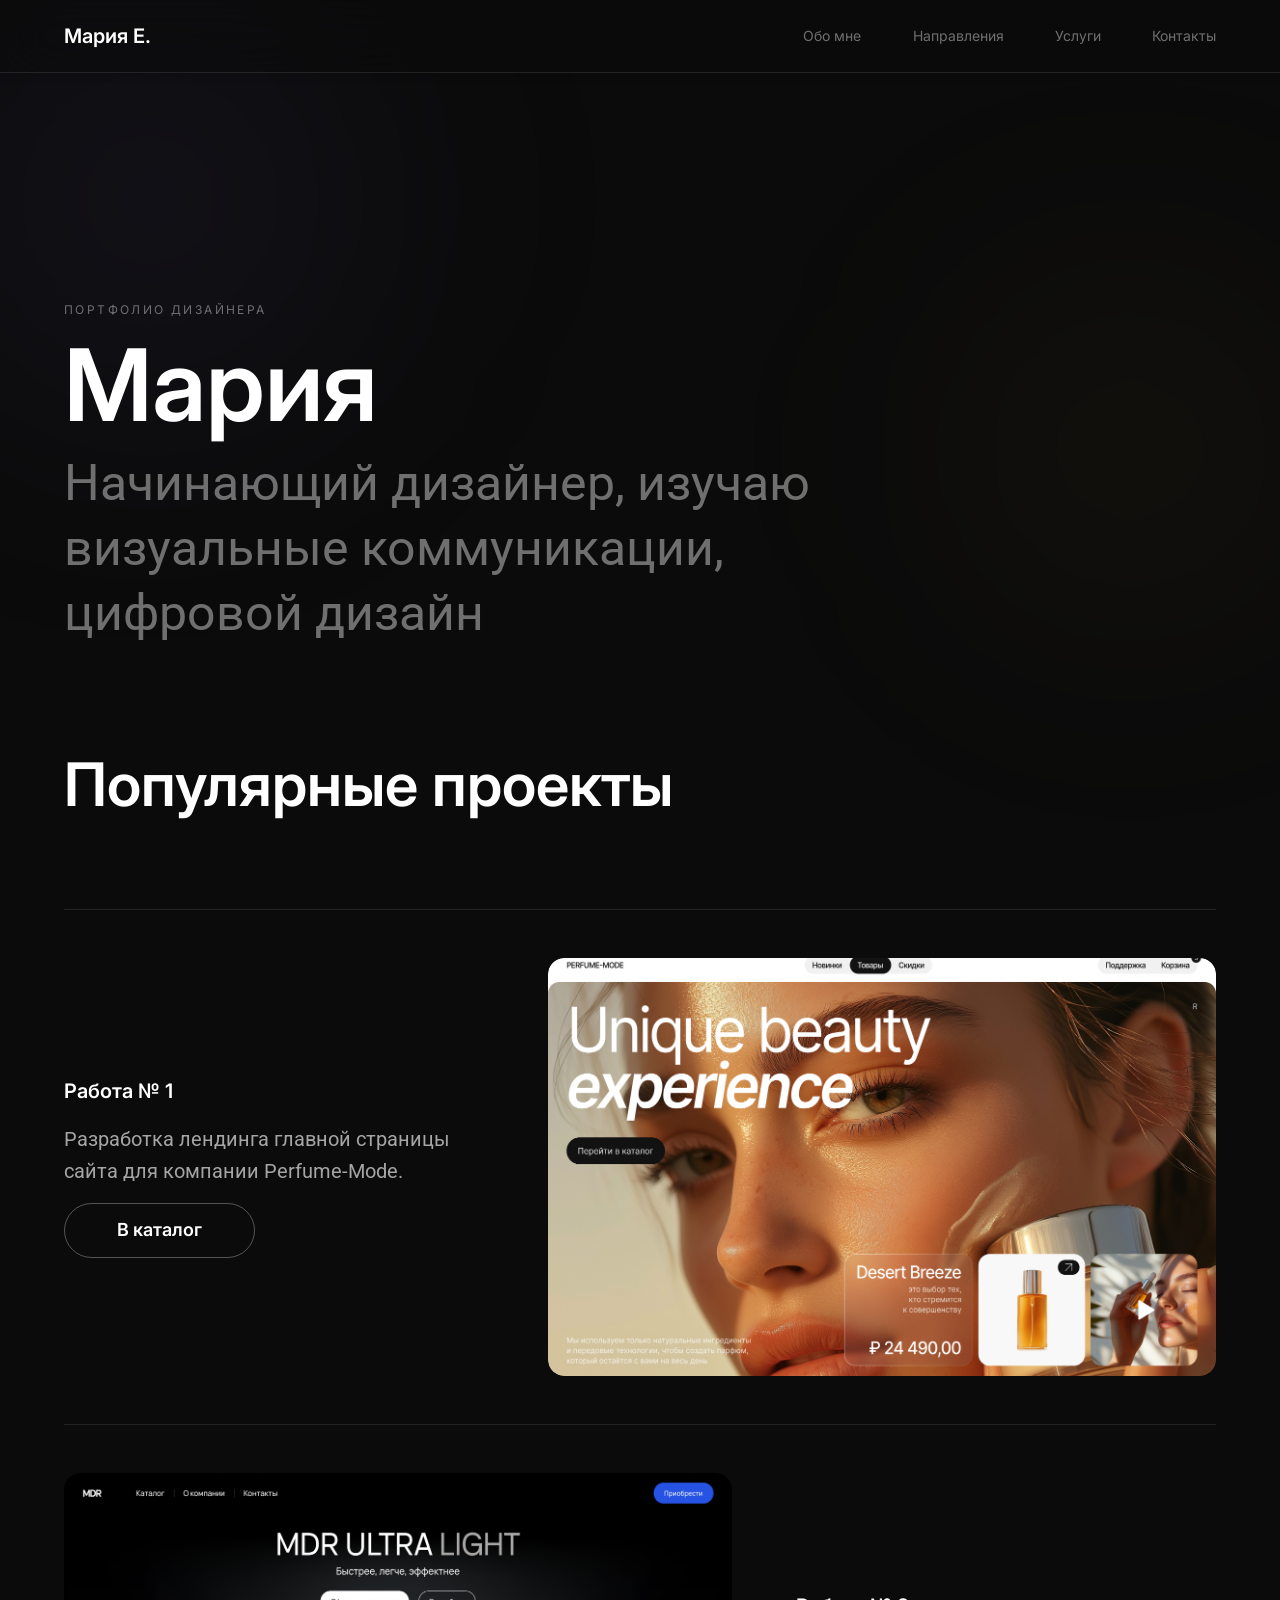
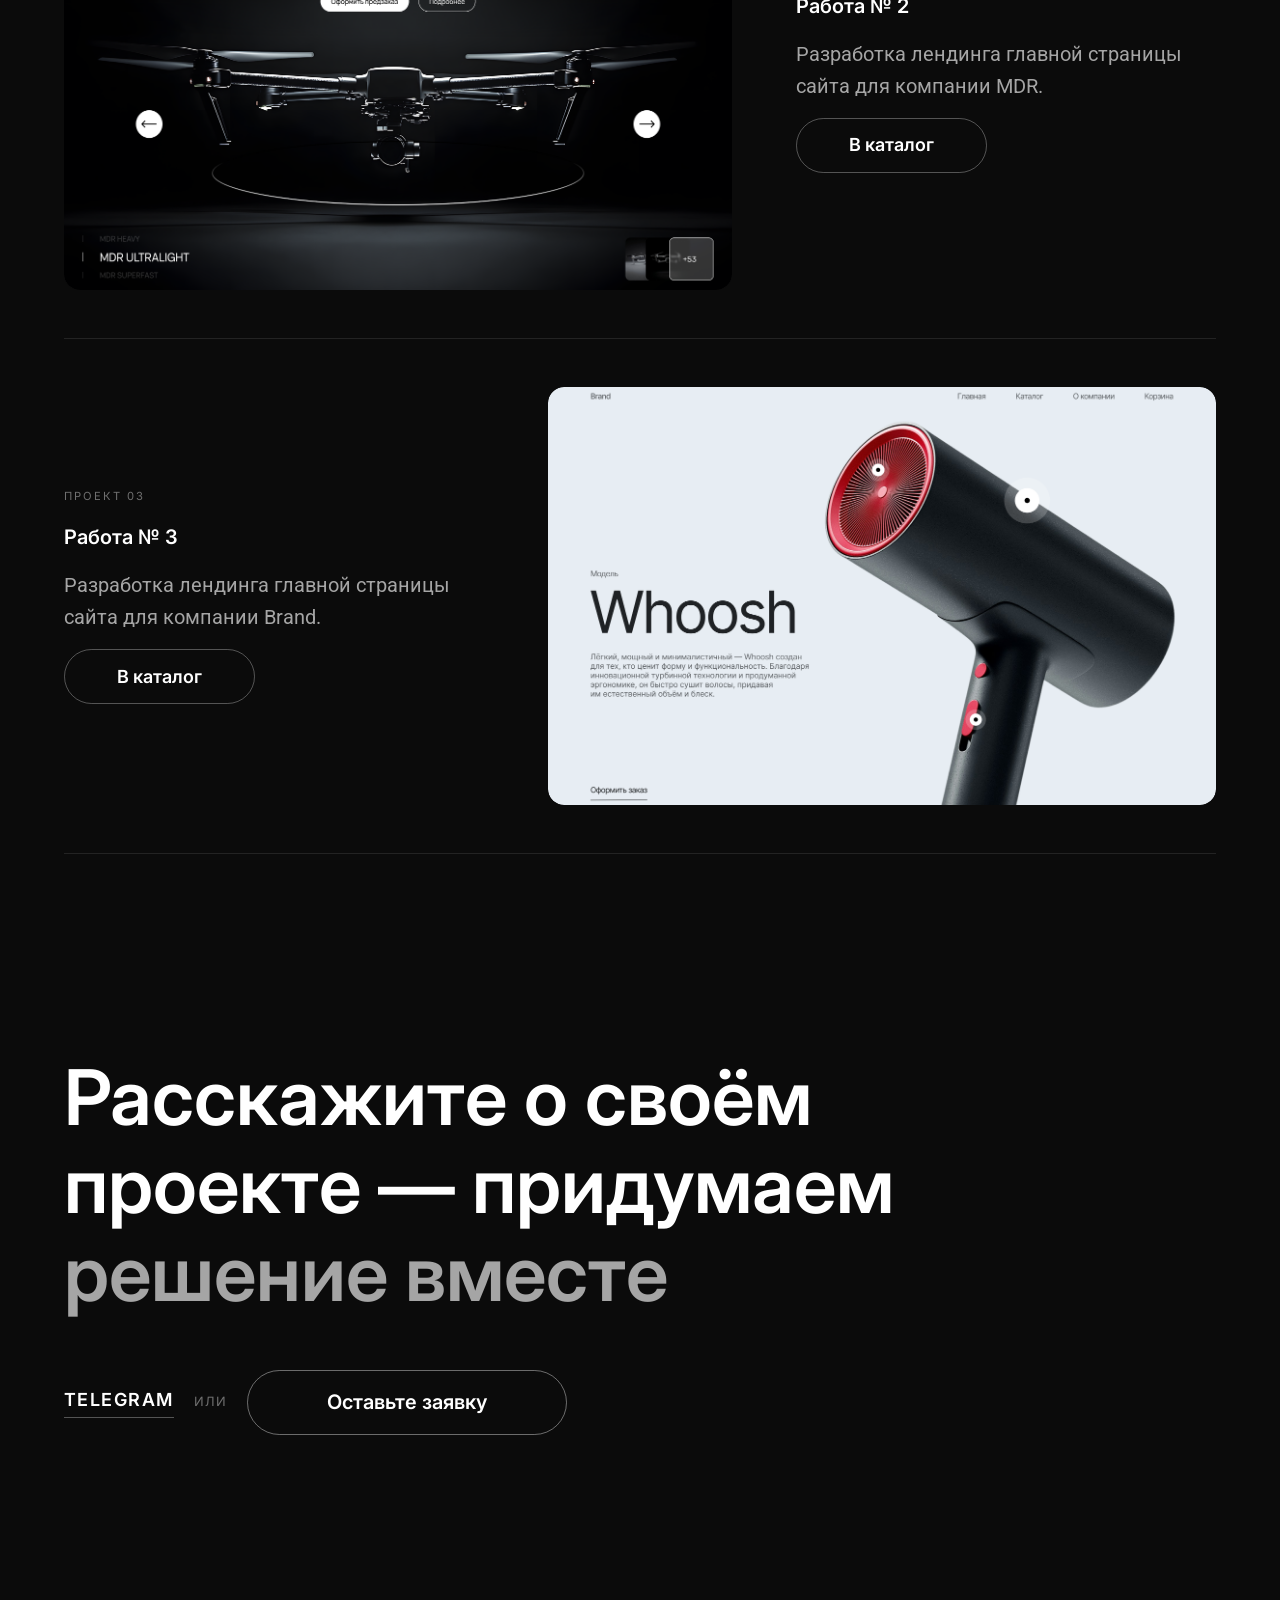
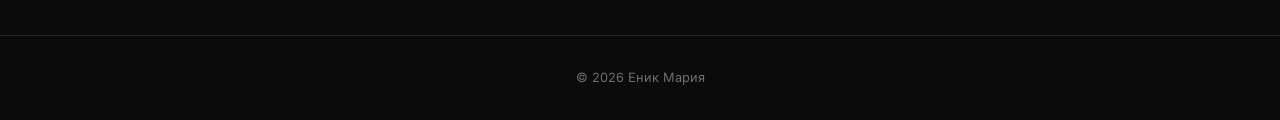
<file: index.html>
<!DOCTYPE html>
<html lang="ru">
<head>
  <meta charset="UTF-8">
  <meta name="viewport" content="width=device-width, initial-scale=1.0">
  <title>Главная страница</title>

  <!-- CSS -->
  <link rel="stylesheet" href="index.css">

  <!-- Шрифты -->
  <link rel="preconnect" href="https://fonts.googleapis.com">
  <link rel="preconnect" href="https://fonts.gstatic.com" crossorigin>
  <link href="https://fonts.googleapis.com/css2?family=Inter:wght@400;600&family=Roboto:wght@400&display=swap" rel="stylesheet">
</head>

<body>

  <!-- ─── ХЕДЕР ─── -->
  <header>
    <div class="header-inner">
      <!-- Логотип (шрифтовой) -->
      <a href="index.html" class="logo">Мария Е.</a>

      <!-- Навигация -->
      <nav aria-label="Основная навигация">
        <!-- Ненумерованный список ссылок -->
        <ul>
         <li><a href="aboutme.html">Обо мне</a></li>
                <li><a href="222zzz.html">Направления</a></li>
                <li><a href="price.html">Услуги</a></li>
                <li><a href="#contact_links">Контакты</a></li>
        </ul>
      </nav>
    </div>
  </header>

  <main>

    <!-- ─── ВСТУПЛЕНИЕ ─── -->
    <section class="hero" aria-labelledby="hero-heading">
      <div class="container">
        <p class="hero-eyebrow">Портфолио дизайнера</p>
        <h1 id="hero-heading">Мария</h1>
        <p class="hero-sub">Начинающий дизайнер, изучаю визуальные коммуникации, цифровой дизайн</p>
      </div>
    </section>

    <!-- ─── ПРОЕКТЫ ─── -->
    <section class="projects" aria-labelledby="projects-heading">
      <div class="container">
        <h2 class="section-title" id="projects-heading">Популярные проекты</h2>

        <!-- Карточка проекта 1 -->
        <article class="project-card">
          <div class="project-image">
            <img src="img/1.png" alt="Лендинг для компании Perfume-Mode">
          </div>
          <div class="project-info">
            <h3>Работа № 1</h3>
            <p>Разработка лендинга главной страницы сайта для компании Perfume-Mode.</p>
            <a href="zzz333.html" class="btn" aria-label="Открыть проект Работа 1">В каталог</a>
          </div>
        </article>

        <!-- Карточка проекта 2 -->
        <article class="project-card">
          <div class="project-image">
            <img src="img/2.png" alt="Лендинг для компании MDR">
          </div>
          <div class="project-info">
            <h3>Работа № 2</h3>
            <p>Разработка лендинга главной страницы сайта для компании MDR.</p>
            <a href="zzz333.html" class="btn" aria-label="Открыть проект Работа 2">В каталог</a>
          </div>
        </article>

        <!-- Карточка проекта 3 -->
        <article class="project-card">
          <div class="project-image">
            <img src="img/3.png" alt="Лендинг для компании Brand">
          </div>
          <div class="project-info">
            <span class="project-number">Проект 03</span>
            <h3>Работа № 3</h3>
            <p>Разработка лендинга главной страницы сайта для компании Brand.</p>
            <a href="zzz333.html" class="btn" aria-label="Открыть проект Работа 3">В каталог</a>
          </div>
        </article>

      </div>
    </section>

    <!-- ─── КОНТАКТЫ / CTA ─── -->
    <section id="contact_links" class="cta" aria-labelledby="cta-heading">
    <div class="container">
        <h2 class="cta-heading" id="cta-heading">
            Расскажите о своём проекте — придумаем <em>решение вместе</em>
        </h2>

        <div class="cta-actions">
            <a href="https://t.me/" class="cta-tg">Telegram</a>
            <span class="cta-divider">или</span>
            <a href="#" class="btn btn-outline-lg">Оставьте заявку</a>
        </div>
    </div>
</section>

  </main>

  <!-- ─── ФУТЕР ─── -->
  <footer>
    <div class="container">
      <div class="footer-inner">
        <p>© 2026 Еник Мария</p>
      </div>
    </div>
  </footer>

</body>
</html>
</file>
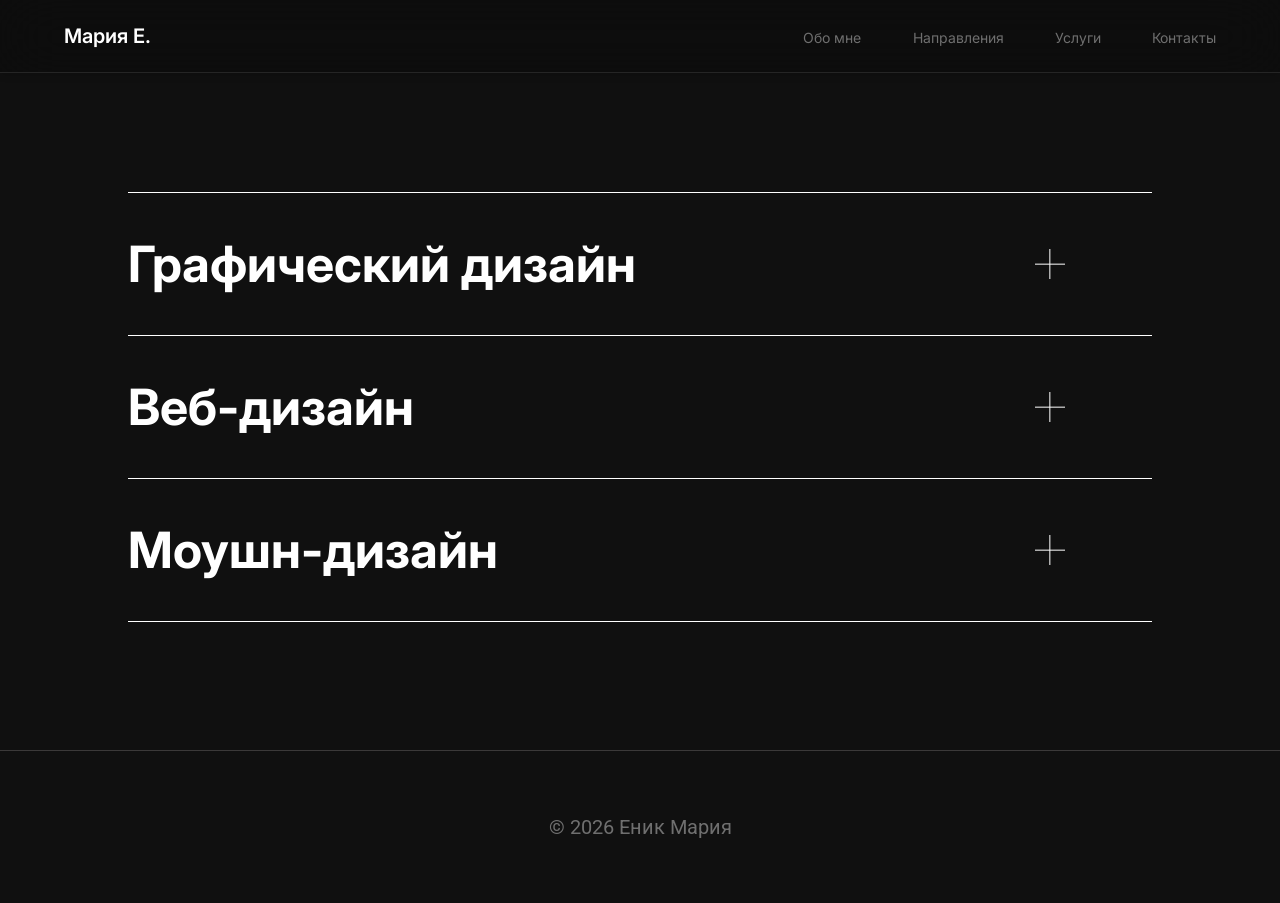
<file: 222zzz.html>
<!DOCTYPE html>
<html lang="en">
<head>
    <meta charset="UTF-8">
     <meta name="viewport" content="width=device-width, initial-scale=1.0">
    <link rel="stylesheet" type="text/css" href="22style.css"> <!-- подключение к библиотеке css -->
     <link rel="preconnect" href="https://fonts.googleapis.com"> <!-- подключение к библиотеке шрифтов -->
     <link rel="preconnect" href="https://fonts.gstatic.com" crossorigin> <!-- подключение к библиотеке шрифтов -->
     <link href="https://fonts.googleapis.com/css2?family=Inter:ital,opsz,wght@0,14..32,100..900;1,14..32,100..900&family=Roboto:ital,wght@0,100..900;1,100..900&display=swap" rel="stylesheet"> <!-- подключение к библиотеке шрифтов -->
    <meta name="viewport" content="width=device-width, initial-scale=1.0">
    <title>Направления</title>
</head>
<body>
     <header>
    <div class="header-inner">
      <!-- Логотип (шрифтовой) -->
      <a href="index.html" class="logo">Мария Е.</a>

      <!-- Навигация -->
      <nav aria-label="Основная навигация">
        <!-- Ненумерованный список ссылок -->
        <ul>
                  <li><a href="aboutme.html">Обо мне</a></li>
                <li><a href="222zzz.html">Направления</a></li>
                <li><a href="price.html">Услуги</a></li>
               <li><a href="/portfolio-site.io/index.html#contact_links">Контакты</a></li>
        </ul>
      </nav>
    </div>
  </header>


     <div class="container">
      <section>                                                                       <!-- проекты -->
            
          
       
             <details class="service-item">

    <summary>
        <h3>Графический дизайн</h3>
        <span class="icon"></span>
    </summary>

  <div class="service-row">
    <p class="service-text">
        Создание различного рода векторных иллюстраций, разработка плакатов, создание комиксов и т.д.
    </p>

    <a href="#" class="btn">В каталог</a>
</div>

    
  

    
           
        </section>

 <section>                                                                       <!-- проекты -->
            
          
       
             <details class="service-item">

    <summary>
        <h3>Веб-дизайн</h3>
        <span class="icon"></span>
    </summary>

   <div class="service-row">
    <p class="service-text">
        Разработка лендингов для различных сайтов и т.д.
    </p>

    <a href="zzz333.html" class="btn">В каталог</a>
</div>

    
  

    
           
        </section>

         <section>                                                                       <!-- проекты -->
            
          
       
             <details class="service-item">

    <summary>
        <h3>Моушн-дизайн</h3>
        <span class="icon"></span>
    </summary>

    <div class="service-row">

    <p class="service-text">Создание анимаций и т.д.
                </p>

    <a href="#" class="btn">В каталог</a>
</div>

    
  

    
           
        </section>

       
    </div>  
      
     <footer>                     <!-- футер -->
         <div class="container">
             <h7>© 2026 Еник Мария</h7>
        </div>
</div>   

        </footer>
</body>
</html>
</file>
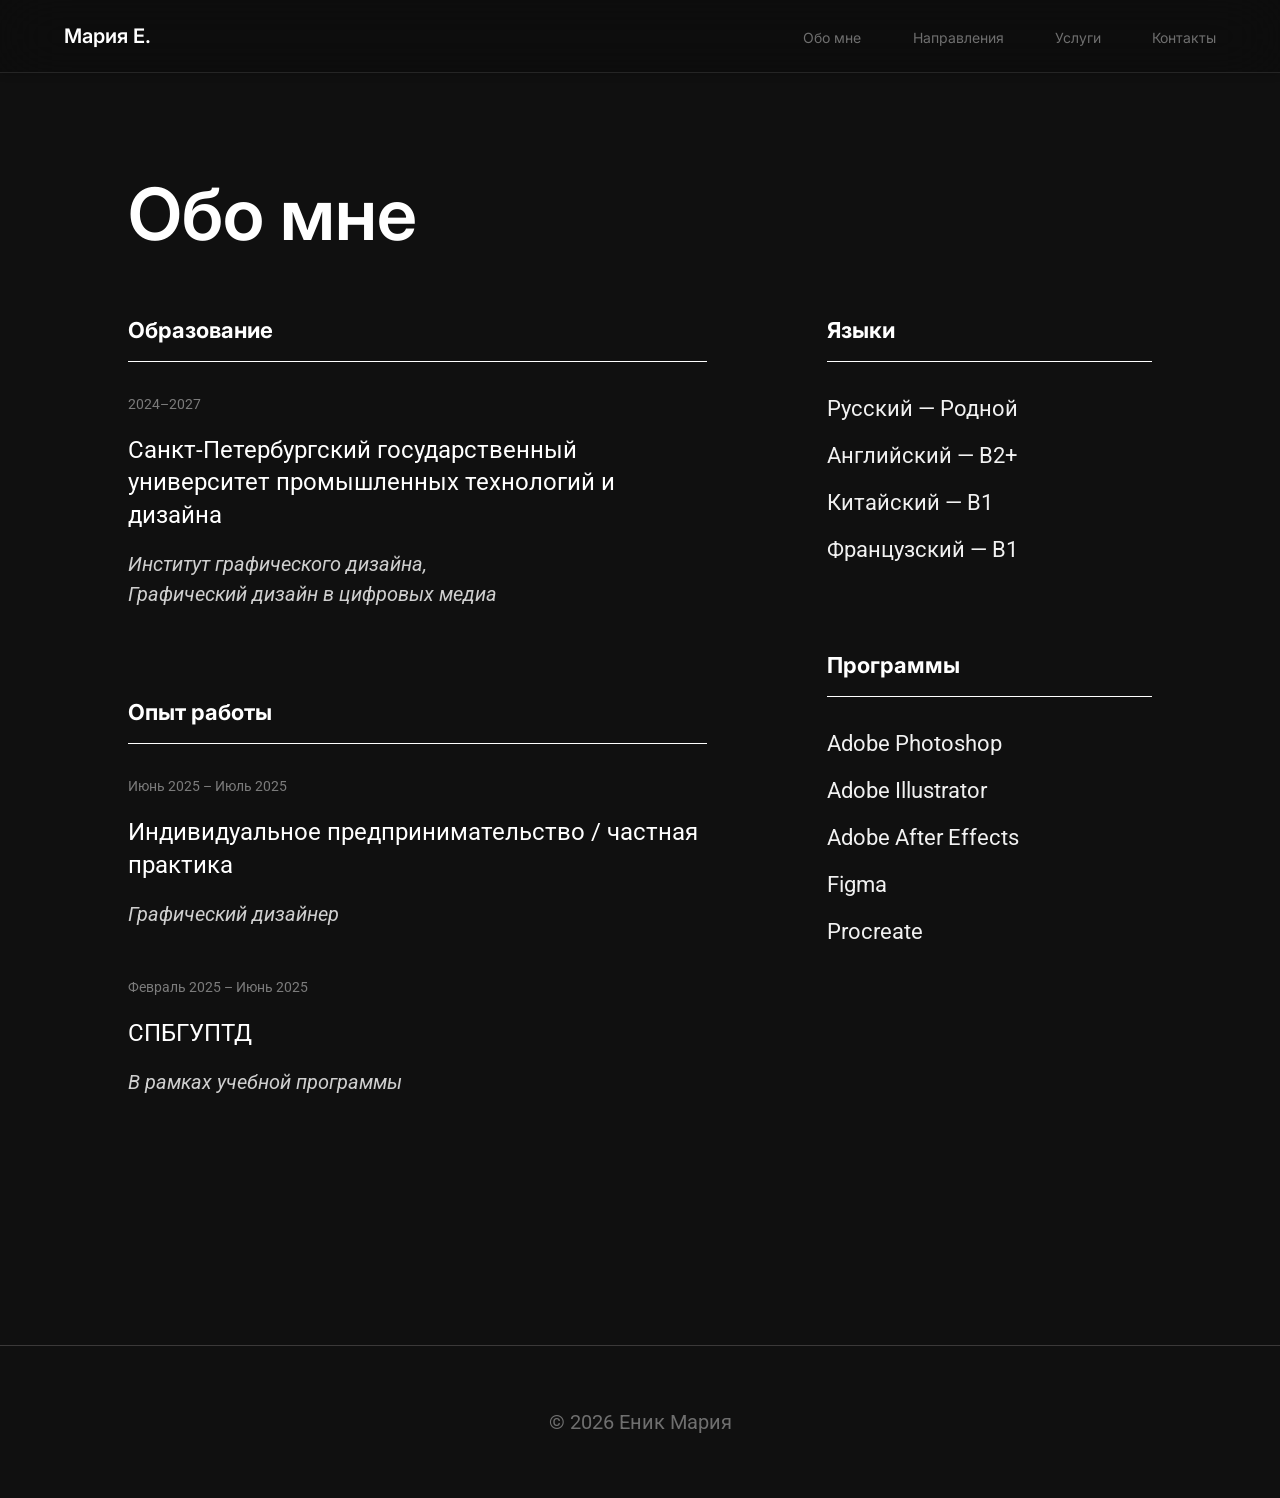
<file: aboutme.html>
<!DOCTYPE html>
<html lang="en">
<head>
    <meta charset="UTF-8">
     <meta name="viewport" content="width=device-width, initial-scale=1.0">
    <link rel="stylesheet" type="text/css" href="aboutme1.css"> <!-- подключение к библиотеке css -->
     <link rel="preconnect" href="https://fonts.googleapis.com"> <!-- подключение к библиотеке шрифтов -->
     <link rel="preconnect" href="https://fonts.gstatic.com" crossorigin> <!-- подключение к библиотеке шрифтов -->
     <link href="https://fonts.googleapis.com/css2?family=Inter:ital,opsz,wght@0,14..32,100..900;1,14..32,100..900&family=Roboto:ital,wght@0,100..900;1,100..900&display=swap" rel="stylesheet"> <!-- подключение к библиотеке шрифтов -->
    <meta name="viewport" content="width=device-width, initial-scale=1.0">
    <title>Обо мне</title>
</head>
<body>
    <header>
    <div class="header-inner">

        <a href="index.html" class="logo">Мария Е.</a>

        <nav class="navigation">
            <ul>
                         <li><a href="aboutme.html">Обо мне</a></li>
                <li><a href="222zzz.html">Направления</a></li>
                <li><a href="price.html">Услуги</a></li>
              <li><a href="/portfolio-site.io/index.html#contact_links">Контакты</a></li>
            </ul>
        </nav>

    </div>
</header>

     <div class="container">
      <section class="about">
        <h1>Обо мне</h1>

        <div class="one_flex">

            
            <div class="left">

                <div class="block">
                    <h2>Образование</h2>

                    <div class="item">
                        <h4>2024–2027</h4>
                        <p class="title">
                            Санкт-Петербургский государственный университет
                            промышленных технологий и дизайна
                        </p>
                        <p class="desc">
                            Институт графического дизайна,<br>
                            Графический дизайн в цифровых медиа
                        </p>
                    </div>
                </div>

                <div class="block">
                    <h2>Опыт работы</h2>

                    <div class="item">
                        <h4>Июнь 2025 – Июль 2025</h4>
                        <p class="title">
                            Индивидуальное предпринимательство / частная практика
                        </p>
                        <p class="desc">Графический дизайнер</p>
                    </div>

                    <div class="item">
                        <h4>Февраль 2025 – Июнь 2025</h4>
                        <p class="title">СПБГУПТД</p>
                        <p class="desc">В рамках учебной программы</p>
                    </div>
                </div>

            </div>

            <!-- ПРАВАЯ КОЛОНКА -->
            <div class="right">

                <div class="block">
                    <h2>Языки</h2>

                    <ul>
                        <li>Русский — Родной</li>
                        <li>Английский — B2+</li>
                        <li>Китайский — B1</li>
                        <li>Французский — B1</li>
                    </ul>
                </div>

                <div class="block">
                    <h2>Программы</h2>

                    <ul>
                        <li>Adobe Photoshop</li>
                        <li>Adobe Illustrator</li>
                        <li>Adobe After Effects</li>
                        <li>Figma</li>
                        <li>Procreate</li>
                    </ul>
                </div>

            </div>

        </div>
    </section>

    

</main>


       
    </div>  
      
     <footer>                     <!-- футер -->
         <div class="container">
             <h7>© 2026 Еник Мария</h7>
        </div>
</div>   

        </footer>
</body>
</html>
</file>
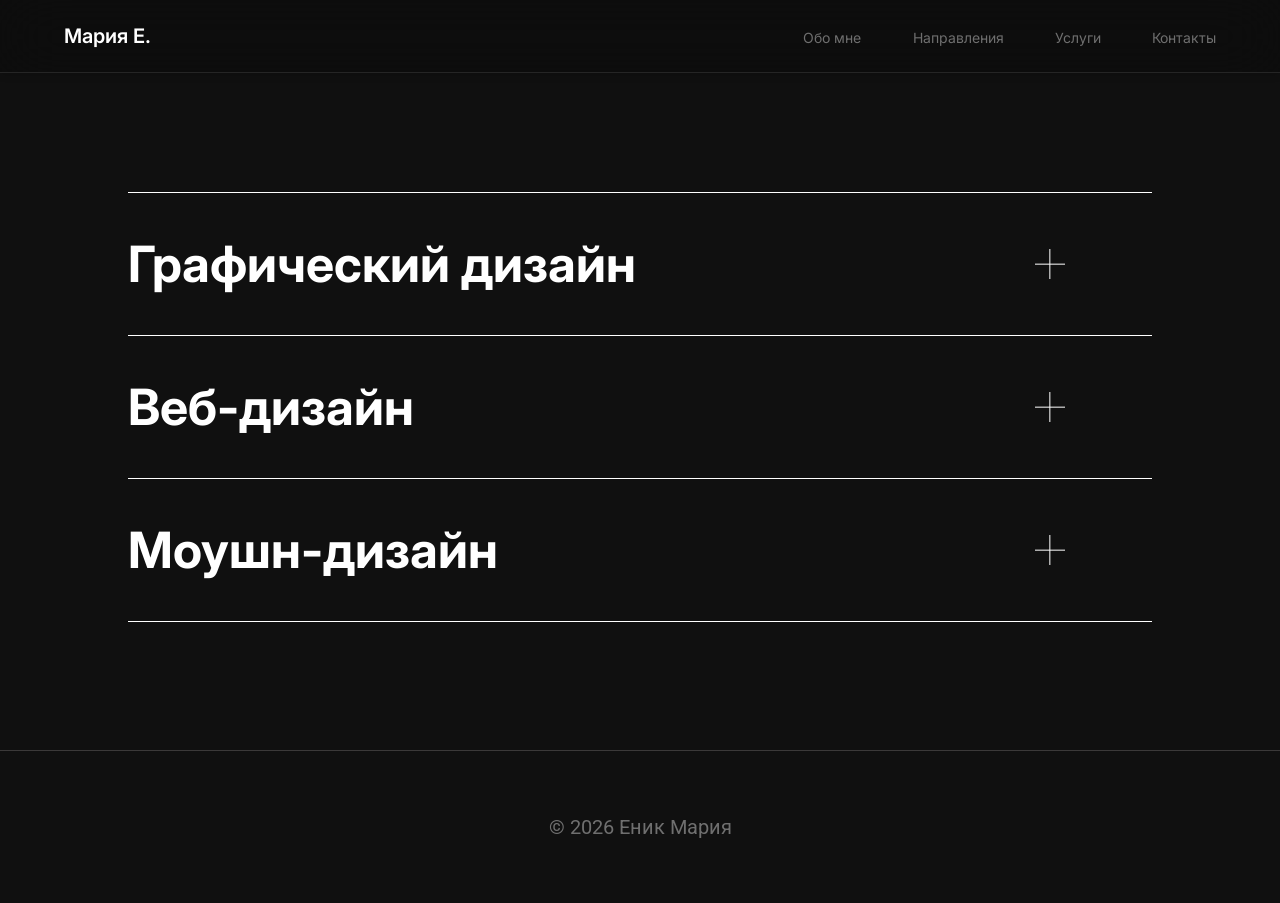
<file: areas.html>
<!DOCTYPE html>
<html lang="en">
<head>
    <meta charset="UTF-8">
     <meta name="viewport" content="width=device-width, initial-scale=1.0">
    <link rel="stylesheet" type="text/css" href="areas.css"> <!-- подключение к библиотеке css -->
     <link rel="preconnect" href="https://fonts.googleapis.com"> <!-- подключение к библиотеке шрифтов -->
     <link rel="preconnect" href="https://fonts.gstatic.com" crossorigin> <!-- подключение к библиотеке шрифтов -->
     <link href="https://fonts.googleapis.com/css2?family=Inter:ital,opsz,wght@0,14..32,100..900;1,14..32,100..900&family=Roboto:ital,wght@0,100..900;1,100..900&display=swap" rel="stylesheet"> <!-- подключение к библиотеке шрифтов -->
    <meta name="viewport" content="width=device-width, initial-scale=1.0">
    <title>Услуги</title>
</head>
<body>
     <header>
    <div class="header-inner">
      <!-- Логотип (шрифтовой) -->
      <a href="index.html" class="logo">Мария Е.</a>

      <!-- Навигация -->
      <nav aria-label="Основная навигация">
        <!-- Ненумерованный список ссылок -->
        <ul>
         <li><a href="aboutme.html">Обо мне</a></li>
                <li><a href="222zzz.html">Направления</a></li>
                <li><a href="areas.html">Услуги</a></li>
                <li><a href="contact_links">Контакты</a></li>
        </ul>
      </nav>
    </div>
  </header>


     <div class="container">
      <section>                                                                       <!-- проекты -->
            
          
       
             <details class="service-item">

    <summary>
        <h3>Графический дизайн</h3>
        <span class="icon"></span>
    </summary>

    <div class="service-content">


            <div class="one_flex">
                
                    <p>Создать лендинг дексктопной версии 1 тура, который ярко и увлекательно представляет деятельность клуба и маршруты туров, передаёт ценности и любовь к активному отдыху на природе, а также подчёркивает доступность для широкой аудитории без специальной подготовки.</p>
            </div>

        </div>

    
  

    
           
        </section>

 <section>                                                                       <!-- проекты -->
            
          
       
             <details class="service-item">

    <summary>
        <h3>Веб-дизайн</h3>
        <span class="icon"></span>
    </summary>

    <div class="service-content">


            <div class="one_flex">
                
                    <p>Создать лендинг дексктопной версии 1 тура, который ярко и увлекательно представляет деятельность клуба и маршруты туров, передаёт ценности и любовь к активному отдыху на природе, а также подчёркивает доступность для широкой аудитории без специальной подготовки.</p>
            </div>

        </div>

    
  

    
           
        </section>

         <section>                                                                       <!-- проекты -->
            
          
       
             <details class="service-item">

    <summary>
        <h3>Моушн-дизайн</h3>
        <span class="icon"></span>
    </summary>

    <div class="service-content">


            <div class="one_flex">
                
                    <p>Создать лендинг дексктопной версии 1 тура, который ярко и увлекательно представляет деятельность клуба и маршруты туров, передаёт ценности и любовь к активному отдыху на природе, а также подчёркивает доступность для широкой аудитории без специальной подготовки.</p>
            </div>

        </div>

    
  

    
           
        </section>

       
    </div>  
      
     <footer>                     <!-- футер -->
         <div class="container">
             <h7>© 2026 Еник Мария</h7>
        </div>
</div>   

        </footer>
</body>
</html>
</file>
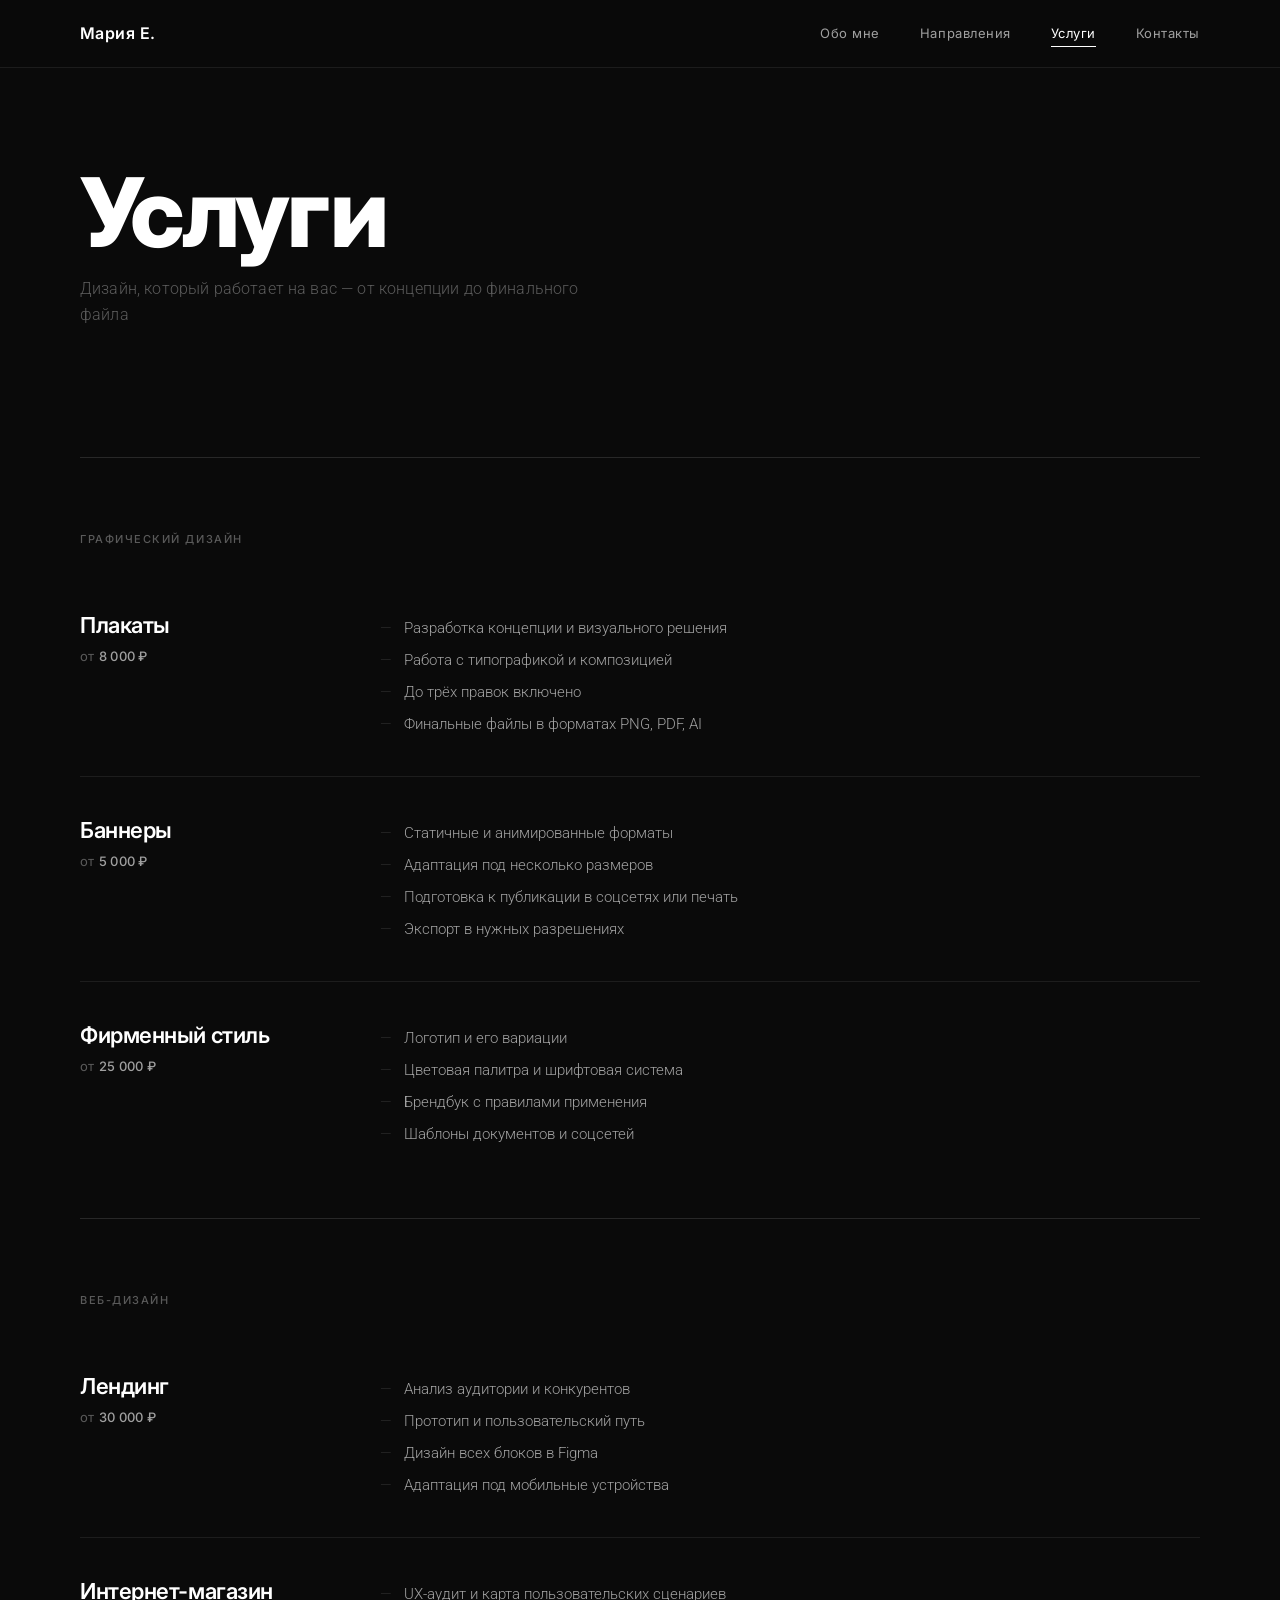
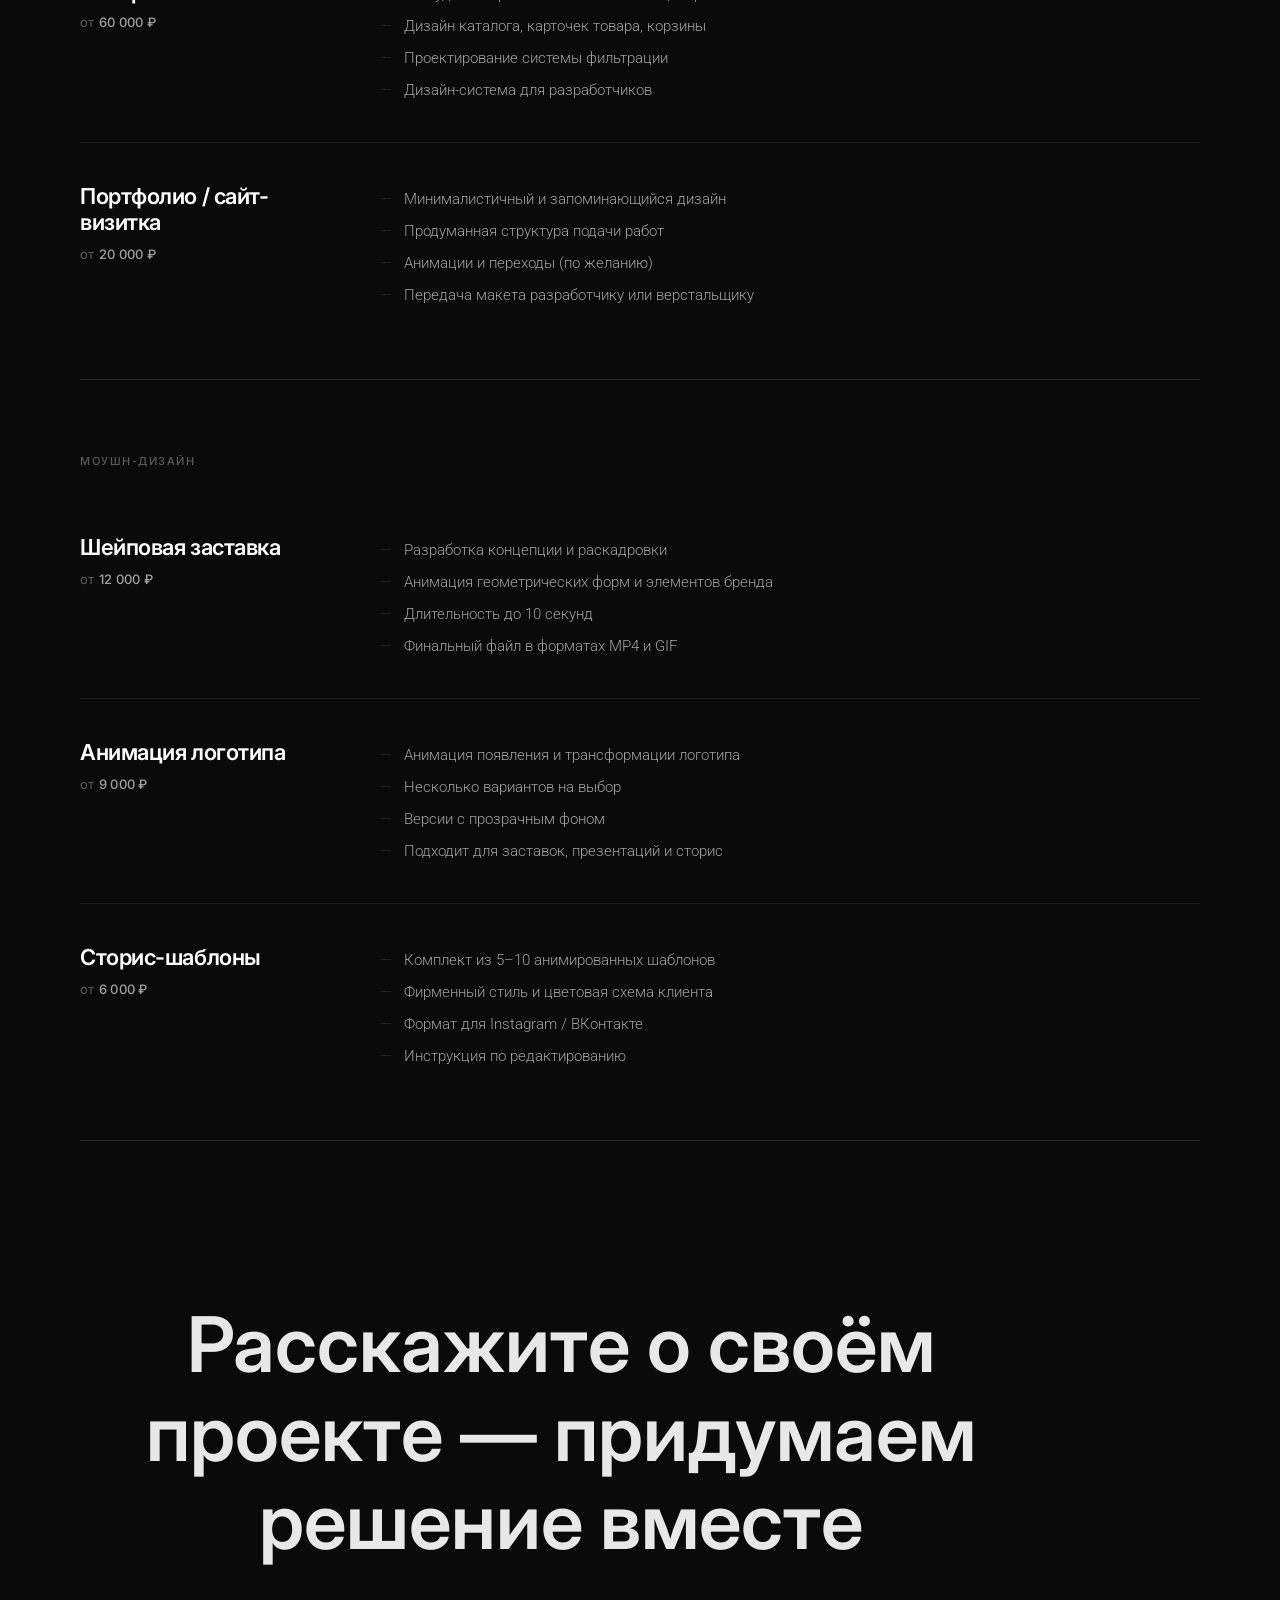
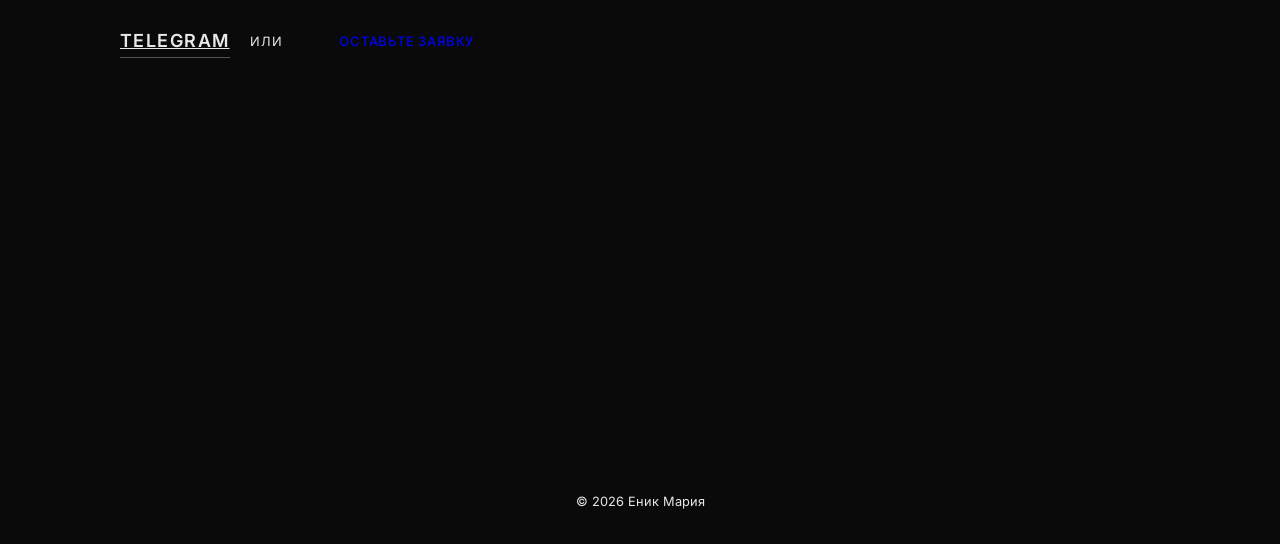
<file: price.html>
<!DOCTYPE html>
<html lang="ru">
<head>
  <meta charset="UTF-8" />
  <meta name="viewport" content="width=device-width, initial-scale=1.0" />
  <title>Услуги — Мария Е.</title>
  <link rel="preconnect" href="https://fonts.googleapis.com" />
  <link rel="preconnect" href="https://fonts.gstatic.com" crossorigin />
  <link href="https://fonts.googleapis.com/css2?family=Inter:wght@300;400;500;600;700;800&family=Roboto:wght@300;400;500&display=swap" rel="stylesheet" />
  <link rel="stylesheet" href="price.css" />
</head>
<body>

  <!-- HEADER -->
  <header class="header">
    <div class="header__inner">
      <a href="#" class="header__logo">Мария Е.</a>
      <nav class="header__nav">
        <a href="#" class="header__nav-link">Обо мне</a>
        <a href="#" class="header__nav-link">Направления</a>
        <a href="#" class="header__nav-link active">Услуги</a>
        <a href="#" class="header__nav-link">Контакты</a>
      </nav>
      <button class="header__burger" aria-label="Меню">
        <span></span>
        <span></span>
        <span></span>
      </button>
    </div>
  </header>

  <!-- MAIN -->
  <main class="main">
    <div class="container">

      <!-- PAGE TITLE -->
      <section class="page-hero">
        <h1 class="page-hero__title">Услуги</h1>
        <p class="page-hero__subtitle">Дизайн, который работает на вас — от концепции до финального файла</p>
      </section>

      <div class="divider"></div>

      <!-- GRAPHIC DESIGN -->
      <section class="services-section">
        <h2 class="services-section__category">Графический дизайн</h2>

        <div class="service-row">
          <div class="service-row__left">
            <h3 class="service-row__title">Плакаты</h3>
            <p class="service-row__price">от <span>8 000 ₽</span></p>
          </div>
          <div class="service-row__right">
            <ul class="service-list">
              <li>Разработка концепции и визуального решения</li>
              <li>Работа с типографикой и композицией</li>
              <li>До трёх правок включено</li>
              <li>Финальные файлы в форматах PNG, PDF, AI</li>
            </ul>
          </div>
        </div>

        <div class="service-divider"></div>

        <div class="service-row">
          <div class="service-row__left">
            <h3 class="service-row__title">Баннеры</h3>
            <p class="service-row__price">от <span>5 000 ₽</span></p>
          </div>
          <div class="service-row__right">
            <ul class="service-list">
              <li>Статичные и анимированные форматы</li>
              <li>Адаптация под несколько размеров</li>
              <li>Подготовка к публикации в соцсетях или печать</li>
              <li>Экспорт в нужных разрешениях</li>
            </ul>
          </div>
        </div>

        <div class="service-divider"></div>

        <div class="service-row">
          <div class="service-row__left">
            <h3 class="service-row__title">Фирменный стиль</h3>
            <p class="service-row__price">от <span>25 000 ₽</span></p>
          </div>
          <div class="service-row__right">
            <ul class="service-list">
              <li>Логотип и его вариации</li>
              <li>Цветовая палитра и шрифтовая система</li>
              <li>Брендбук с правилами применения</li>
              <li>Шаблоны документов и соцсетей</li>
            </ul>
          </div>
        </div>
      </section>

      <div class="divider"></div>

      <!-- WEB DESIGN -->
      <section class="services-section">
        <h2 class="services-section__category">Веб-дизайн</h2>

        <div class="service-row">
          <div class="service-row__left">
            <h3 class="service-row__title">Лендинг</h3>
            <p class="service-row__price">от <span>30 000 ₽</span></p>
          </div>
          <div class="service-row__right">
            <ul class="service-list">
              <li>Анализ аудитории и конкурентов</li>
              <li>Прототип и пользовательский путь</li>
              <li>Дизайн всех блоков в Figma</li>
              <li>Адаптация под мобильные устройства</li>
            </ul>
          </div>
        </div>

        <div class="service-divider"></div>

        <div class="service-row">
          <div class="service-row__left">
            <h3 class="service-row__title">Интернет-магазин</h3>
            <p class="service-row__price">от <span>60 000 ₽</span></p>
          </div>
          <div class="service-row__right">
            <ul class="service-list">
              <li>UX-аудит и карта пользовательских сценариев</li>
              <li>Дизайн каталога, карточек товара, корзины</li>
              <li>Проектирование системы фильтрации</li>
              <li>Дизайн-система для разработчиков</li>
            </ul>
          </div>
        </div>

        <div class="service-divider"></div>

        <div class="service-row">
          <div class="service-row__left">
            <h3 class="service-row__title">Портфолио / сайт-визитка</h3>
            <p class="service-row__price">от <span>20 000 ₽</span></p>
          </div>
          <div class="service-row__right">
            <ul class="service-list">
              <li>Минималистичный и запоминающийся дизайн</li>
              <li>Продуманная структура подачи работ</li>
              <li>Анимации и переходы (по желанию)</li>
              <li>Передача макета разработчику или верстальщику</li>
            </ul>
          </div>
        </div>
      </section>

      <div class="divider"></div>

      <!-- MOTION DESIGN -->
      <section class="services-section">
        <h2 class="services-section__category">Моушн-дизайн</h2>

        <div class="service-row">
          <div class="service-row__left">
            <h3 class="service-row__title">Шейповая заставка</h3>
            <p class="service-row__price">от <span>12 000 ₽</span></p>
          </div>
          <div class="service-row__right">
            <ul class="service-list">
              <li>Разработка концепции и раскадровки</li>
              <li>Анимация геометрических форм и элементов бренда</li>
              <li>Длительность до 10 секунд</li>
              <li>Финальный файл в форматах MP4 и GIF</li>
            </ul>
          </div>
        </div>

        <div class="service-divider"></div>

        <div class="service-row">
          <div class="service-row__left">
            <h3 class="service-row__title">Анимация логотипа</h3>
            <p class="service-row__price">от <span>9 000 ₽</span></p>
          </div>
          <div class="service-row__right">
            <ul class="service-list">
              <li>Анимация появления и трансформации логотипа</li>
              <li>Несколько вариантов на выбор</li>
              <li>Версии с прозрачным фоном</li>
              <li>Подходит для заставок, презентаций и сторис</li>
            </ul>
          </div>
        </div>

        <div class="service-divider"></div>

        <div class="service-row">
          <div class="service-row__left">
            <h3 class="service-row__title">Сторис-шаблоны</h3>
            <p class="service-row__price">от <span>6 000 ₽</span></p>
          </div>
          <div class="service-row__right">
            <ul class="service-list">
              <li>Комплект из 5–10 анимированных шаблонов</li>
              <li>Фирменный стиль и цветовая схема клиента</li>
              <li>Формат для Instagram / ВКонтакте</li>
              <li>Инструкция по редактированию</li>
            </ul>
          </div>
        </div>
      </section>

      <div class="divider"></div>

    <!-- ─── КОНТАКТЫ / CTA ─── -->
    <section class="cta" aria-labelledby="cta-heading">
      <div class="container">
        <h2 class="cta-heading" id="cta-heading">
          Расскажите о своём проекте — придумаем <em>решение вместе</em>
        </h2>
        <div class="cta-actions">
          <a href="https://t.me/" class="cta-tg" aria-label="Написать в Telegram">Telegram</a>
          <span class="cta-divider" aria-hidden="true">или</span>
          <a href="#" class="btn btn-outline-lg">Оставьте заявку</a>
        </div>
      </div>
    </section>

  </main>

  <!-- ─── ФУТЕР ─── -->
  <footer>
    <div class="container">
      <div class="footer-inner">
        <p>© 2026 Еник Мария</p>
      </div>
    </div>
  </footer>

</body>
</html>
</file>
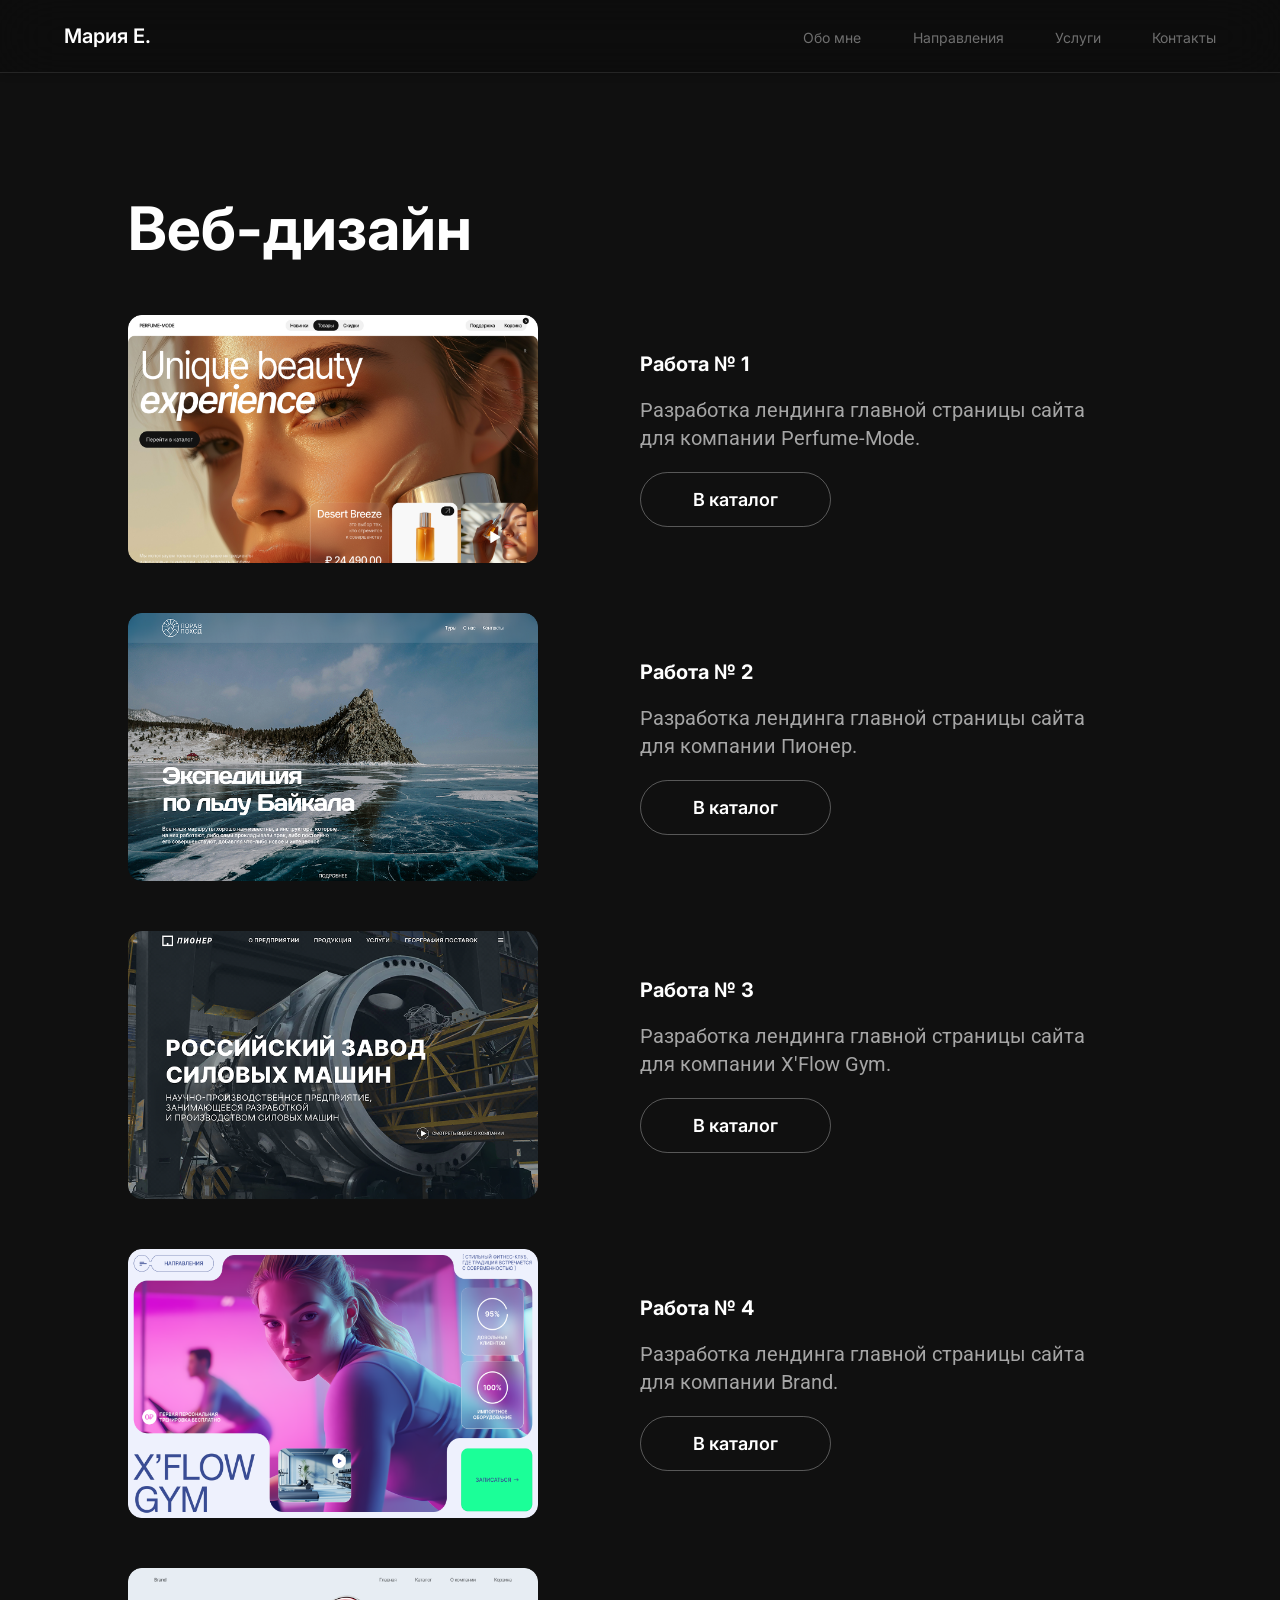
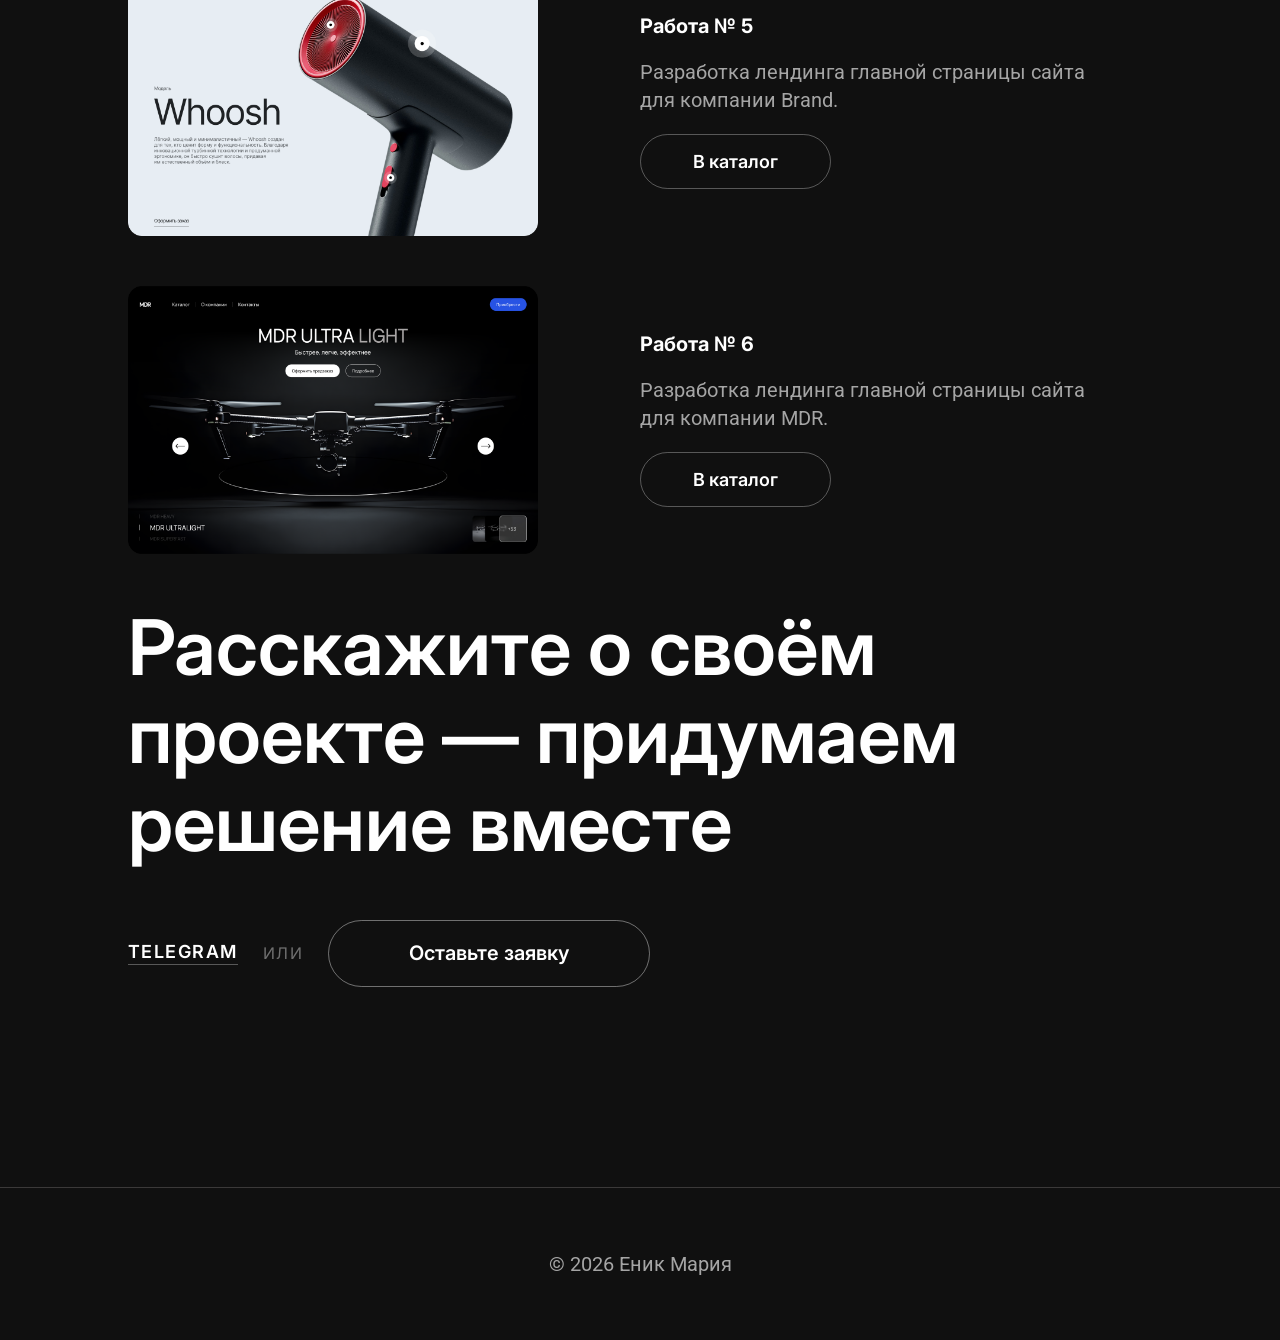
<file: zzz333.html>
<!DOCTYPE html>
<html lang="en">
<head>
    <meta charset="UTF-8">
     <meta name="viewport" content="width=device-width, initial-scale=1.0">
    <link rel="stylesheet" type="text/css" href="style.css"> <!-- подключение к библиотеке css -->
     <link rel="preconnect" href="https://fonts.googleapis.com"> <!-- подключение к библиотеке шрифтов -->
     <link rel="preconnect" href="https://fonts.gstatic.com" crossorigin> <!-- подключение к библиотеке шрифтов -->
     <link href="https://fonts.googleapis.com/css2?family=Inter:ital,opsz,wght@0,14..32,100..900;1,14..32,100..900&family=Roboto:ital,wght@0,100..900;1,100..900&display=swap" rel="stylesheet"> <!-- подключение к библиотеке шрифтов -->
    <meta name="viewport" content="width=device-width, initial-scale=1.0">
    <title>Веб-дизайн</title>
</head>
<body>
    <header>
    <div class="header-inner">

        <a href="index.html" class="logo">Мария Е.</a>

        <nav class="navigation">
            <ul>
                       <li><a href="aboutme.html">Обо мне</a></li>
                <li><a href="222zzz.html">Направления</a></li>
                <li><a href="price.html">Услуги</a></li>
                <li><a href="#contact_links">Контакты</a></li>
            </ul>
        </nav>

    </div>
</header>

     <div class="container">
      <section>                                                                       <!-- проекты -->
            <h2>Веб-дизайн</h2>
            <article>
            <div class="one_flex">
                <img src ="img/img1.png" alt="Первая работа в разделе ">
                <div class="text_block">
                <h3>Работа № 1</h3>
                <p>Разработка лендинга главной страницы сайта для компании Perfume-Mode.</p>
                <a href="@" ><button class="btn">В каталог</button></a>
                </div>
            </div>    
            </article>

            <article>
            <div class="one_flex">
                <img src ="img/img2.png" alt="Вторая работа в разделе ">
                <div class="text_block">
                <h3>Работа № 2</h3>
                <p>Разработка лендинга главной страницы сайта для компании Пионер.</p>
                <a href="touriste.html" ><button class="btn">В каталог</button></a>
                </div>
            </div>    
            </article>

            <article>
            <div class="one_flex">
                <img src ="img/img3.png" alt="Третья работа в разделе">
                <div class="text_block">
                <h3>Работа № 3</h3>
                <p>Разработка лендинга главной страницы сайта для компании X'Flow Gym.</p>
                <button class="btn">В каталог</button>
                </div>
            </div>
            </article>

            <article>
            <div class="one_flex">
                <img src ="img/img4.png" alt="Четвертая работа в разделе">
                <div class="text_block">
                     <h3>Работа № 4</h3>
                     <p>Разработка лендинга главной страницы сайта для компании Brand.</p>
                     <button class="btn">В каталог</button>
                </div>
            </div>
            </article>

            <article>
            <div class="one_flex">
                <img src ="img/img5.png" alt="Пятая работа в разделе">
                <div class="text_block">
                <h3>Работа № 5</h3>
                <p>Разработка лендинга главной страницы сайта для компании Brand.</p>
                <button class="btn">В каталог</button>
                </div>
            </div>
            </article>

            <article>
            <div class="one_flex">
                <img src ="img/img6.png" alt="Шестая работа в разделе">
                <div class="text_block">
                <h3>Работа № 6</h3>
                <p>Разработка лендинга главной страницы сайта для компании MDR.</p>
                <button class="btn">В каталог</button>
                </div>
            </div>
            </article>
        </section>

         <!-- ─── КОНТАКТЫ / CTA ─── -->
   <section id="contact_links" class="cta" aria-labelledby="cta-heading">

    <h2 class="cta-heading" id="cta-heading">
        Расскажите о своём проекте — придумаем решение вместе
    </h2>

    <div class="cta-actions">
        <a href="https://t.me/" class="cta-tg">Telegram</a>
        <span class="cta-divider">или</span>
        <a href="#" class="btn btn-outline-lg">Оставьте заявку</a>
    </div>

</section>

    </div>    
     <footer>                     <!-- футер -->
         <div class="container">
             <p>© 2026 Еник Мария</p>
        </div>     
        </footer>
</body>
</html>
</file>
<file: index.css>
/* ─────────────────────────────────────────
   ШРИФТЫ — утилитарные классы
   ───────────────────────────────────────── */

/* Roboto */
.roboto-uniquifier {
  font-family: "Roboto", sans-serif;
  font-optical-sizing: auto;
  font-weight: 400;
  font-style: normal;
  font-variation-settings: "wdth" 100;
}

/* Inter — исправлено: убран лишний символ > в селекторе */
.inter-uniquifier {
  font-family: "Inter", sans-serif;
  font-optical-sizing: auto;
  font-weight: 400;
  font-style: normal;
}

p, h1, li {
  text-wrap: pretty;
}

/* ─────────────────────────────────────────
   RESET & BASE
   ───────────────────────────────────────── */
*, *::before, *::after {
  box-sizing: border-box;
  margin: 0;
  padding: 0;
}

/* ─────────────────────────────────────────
   CSS CUSTOM PROPERTIES (Design Tokens)
   ───────────────────────────────────────── */
:root {
  --bg:          #0B0B0B;
  --surface:     #101010;
  --white:       #FFFFFF;
  --gray-light:  #A5A5A5;
  --gray-mid:    #6F6F6F;
  --border:      rgba(255, 255, 255, 0.10);

  /* Inter для заголовков и UI, Roboto для текста */
  --font-heading: "Inter", sans-serif;
  --font-body:    "Roboto", sans-serif;
}

/* ─────────────────────────────────────────
   GLOBAL
   ───────────────────────────────────────── */
html {
  scroll-behavior: smooth;
}

body {
  background-color: var(--bg);
  color: var(--white);
  font-family: var(--font-body);
  /* Базовый размер шрифта НЕ задаётся через *, чтобы не ломать каскад заголовков */
  font-size: 1rem;
  line-height: 1.6;
  overflow-x: hidden;
}

/* Декоративные градиентные пятна */
body::before,
body::after {
  content: '';
  position: fixed;
  border-radius: 50%;
  filter: blur(130px);
  pointer-events: none;
  z-index: 0;
}
body::before {
  width: 600px;
  height: 600px;
  background: radial-gradient(circle, rgba(120, 100, 200, 0.12), transparent 70%);
  top: -100px;
  left: -150px;
}
body::after {
  width: 500px;
  height: 500px;
  background: radial-gradient(circle, rgba(200, 160, 80, 0.08), transparent 70%);
  bottom: 200px;
  right: -100px;
}

/* Сброс декорации у ссылок — цвет управляется в каждой секции */
a {
  text-decoration: none;
  color: inherit;
}

/* ─────────────────────────────────────────
   КОНТЕЙНЕР
   ───────────────────────────────────────── */
.container {
  width: min(90%, 1200px);
  margin-inline: auto;
  position: relative;
  z-index: 1;
}

/* ─────────────────────────────────────────
   ЗАГОЛОВКИ — Inter
   ───────────────────────────────────────── */
h1, h2, h3, h4, h5, h6 {
  font-family: var(--font-heading);
  color: var(--white);
}

h1 {
  font-size: 100px;
  font-weight: 600;
  line-height: 1;
}

h2 {
  font-size: 60px;
  font-weight: 600;
}

h3 {
  font-size: 20px;
  font-weight: 600;
}

/* Подзаголовок hero — Roboto, серый */
h4 {
  font-family: var(--font-body);
  font-size: 50px;
  font-weight: 400;
  color: var(--gray-mid);
}

/* ─────────────────────────────────────────
   ПАРАГРАФЫ
   ───────────────────────────────────────── */
p {
  font-family: var(--font-body);
  font-size: 20px;
  color: var(--gray-light);
}

/* ─────────────────────────────────────────
   ХЕДЕР
   ───────────────────────────────────────── */
header {
  position: fixed;
  inset: 0 0 auto 0;           /* top:0 left:0 right:0 — исправлено, было width:100% без left */
  z-index: 1000;
  background: rgba(11, 11, 11, 0.55);
  backdrop-filter: blur(30px);
  -webkit-backdrop-filter: blur(10px);
  border-bottom: 1px solid var(--border);
  box-shadow: 0 4px 6px rgba(0, 0, 0, 0.1);
}

/* Внутренняя обёртка выравнивает контент по общему контейнеру */
.header-inner {
  display: flex;
  justify-content: space-between;
  align-items: center;
  height: 72px;
  width: min(90%, 1200px);
  margin-inline: auto;
}

/* Логотип */
.logo {
  font-family: var(--font-heading);
  font-size: 20px;
  font-weight: 600;
  color: var(--white);
  text-decoration: none;
}

/* Список навигации — исправлено: было <ol>, теперь <ul> */
nav ul {
  list-style: none;
  display: flex;
  gap: clamp(1.5rem, 4vw, 80px);
  align-items: center;
  flex-wrap: nowrap;           /* предотвращает перенос пунктов на новую строку */
}

/* Ссылки навигации */
nav a {
  font-family: var(--font-heading);
  font-size: 0.875rem;
  font-weight: 400;
  color: var(--gray-mid);
  white-space: nowrap;
  transition: color 0.25s ease;
  position: relative;
}

/* Анимированное подчёркивание */
nav a::after {
  content: '';
  position: absolute;
  left: 0;
  bottom: -3px;
  width: 0;
  height: 1px;
  background: var(--white);
  transition: width 0.3s ease;
}
nav a:hover {
  color: var(--white);
}
nav a:hover::after {
  width: 100%;
}

/* ─────────────────────────────────────────
   HERO / ВСТУПЛЕНИЕ
   ───────────────────────────────────────── */
.hero {
  padding-top: 300px;          /* отступ под фиксированный хедер — близко к оригиналу */
  padding-bottom: clamp(5rem, 10vh, 8rem);
}

.hero-eyebrow {
  font-family: var(--font-heading);
  font-size: 0.75rem;
  letter-spacing: 0.2em;
  text-transform: uppercase;
  color: var(--gray-mid);
  margin-bottom: 1rem;
}

/* h1 наследует размер из блока h1 выше */

.hero-sub {
  font-family: var(--font-body);
  font-size: 50px;
  font-weight: 400;
  color: var(--gray-mid);
  max-width: 800px;
  line-height: 1.3;
  margin-top: 1rem;
}

/* ─────────────────────────────────────────
   ПРОЕКТЫ
   ───────────────────────────────────────── */
.projects {
  margin-bottom: 200px;
}

.section-title {
  margin-bottom: clamp(2.5rem, 6vw, 5rem);
}

/* Карточка проекта */
.project-card {
  display: flex;
  justify-content: space-between;
  align-items: center;
  gap: clamp(2rem, 5vw, 4rem);
  padding: clamp(2rem, 4vw, 3rem) 0;
  border-top: 1px solid var(--border);
}
.project-card:last-child {
  border-bottom: 1px solid var(--border);
}

/* Чередование на чётных карточках */
.project-card:nth-child(even) {
  flex-direction: row-reverse;
}

/* Блок изображения */
.project-image {
  flex: 0 0 58%;
  overflow: hidden;
  border-radius: 16px;
  aspect-ratio: 16 / 10;
  background: var(--surface);
}

/* Исправлено: img больше не глобальный width:58% */
.project-image img {
  width: 100%;
  height: 100%;
  object-fit: cover;
  display: block;
  border-radius: 16px;
  transition: transform 0.6s ease, filter 0.6s ease;
}

.project-card:hover .project-image img {
  transform: scale(1.04);
  filter: brightness(1.06);
}

/* Текстовый блок */
.project-info {
  display: flex;
  flex-direction: column;
  gap: 1rem;
}

.project-number {
  font-family: var(--font-heading);
  font-size: 0.7rem;
  letter-spacing: 0.18em;
  text-transform: uppercase;
  color: var(--gray-mid);
}

/* ─────────────────────────────────────────
   КНОПКИ
   ───────────────────────────────────────── */
.btn {
  display: inline-flex;
  align-items: center;
  justify-content: center;
  width: 191px;
  height: 55px;
  font-family: var(--font-heading);
  font-size: 18px;
  font-weight: 600;
  color: var(--white);
  background: transparent;
  border: 1px solid rgba(255, 255, 255, 0.3);
  border-radius: 50px;
  cursor: pointer;
  text-decoration: none;
  /* Исправлено: transition отсутствовал в оригинале */
  transition: background 0.25s ease, border-color 0.25s ease,
              color 0.25s ease, transform 0.2s ease;
}

.btn:hover {
  background: var(--white);
  border-color: var(--white);
  color: var(--bg);
  transform: translateY(-2px);
}

/* Большая кнопка CTA */
.btn-outline-lg {
  width: 320px;
  height: 65px;
  font-size: 20px;
  /* Исправлено: border-color был задан, но border-style отсутствовал */
  border: 1px solid rgba(255, 255, 255, 0.4);
}

/* ─────────────────────────────────────────
   CTA / КОНТАКТЫ
   ───────────────────────────────────────── */
.cta {
  margin-bottom: 200px;
}

.cta-heading {
  font-family: var(--font-heading);
  font-size: clamp(2rem, 6vw, 80px);
  font-weight: 600;
  line-height: 1.15;
  color: var(--white);
  max-width: 18ch;
  margin-bottom: clamp(2rem, 4vw, 3.5rem);
}

.cta-heading em {
  font-style: normal;
  color: var(--gray-light);
}

/* Горизонтальный ряд действий */
.cta-actions {
  display: flex;
  align-items: center;
  gap: 1.25rem;
  flex-wrap: wrap;
}

.cta-divider {
  font-family: var(--font-heading);
  font-size: 0.8rem;
  color: var(--gray-mid);
  letter-spacing: 0.1em;
  text-transform: uppercase;
}

/* Ссылка Telegram */
.cta-tg {
  font-family: var(--font-heading);
  font-size: 18px;
  font-weight: 600;
  letter-spacing: 0.08em;
  text-transform: uppercase;
  color: var(--white);
  border-bottom: 1px solid rgba(255, 255, 255, 0.3);
  padding-bottom: 2px;
  transition: border-color 0.25s ease, color 0.25s ease;
}
.cta-tg:hover {
  color: var(--gray-light);
  border-color: var(--gray-light);
}

/* ─────────────────────────────────────────
   ФУТЕР
   ───────────────────────────────────────── */
footer {
  border-top: 1px solid var(--border);
  padding: 2rem 0;
  position: relative;
  z-index: 1;
}

.footer-inner {
  display: flex;
  justify-content: center;
}

footer p {
  font-family: var(--font-heading);
  font-size: 0.8rem;
  color: var(--gray-mid);
}

/* ─────────────────────────────────────────
   АДАПТИВ — ПЛАНШЕТ (≤768px)
   ───────────────────────────────────────── */
@media (max-width: 768px) {
  h1        { font-size: clamp(3.5rem, 14vw, 100px); }
  h2        { font-size: clamp(1.8rem, 7vw, 60px); }
  h4        { font-size: clamp(1.2rem, 5vw, 50px); }
  .hero-sub { font-size: clamp(1.1rem, 5vw, 50px); }

  nav ul { gap: 1.25rem; }

  /* Карточки — в одну колонку */
  .project-card,
  .project-card:nth-child(even) {
    flex-direction: column;
  }

  .project-image {
    flex: 0 0 auto;
    width: 100%;
  }

  .cta-heading {
    max-width: none;
  }

  .hero {
    padding-top: 140px;
  }
}

/* ─────────────────────────────────────────
   АДАПТИВ — МОБИЛЬНЫЙ (≤480px)
   ───────────────────────────────────────── */
@media (max-width: 480px) {
  nav ul  { gap: 1rem; }
  nav a   { font-size: 0.78rem; }

  .btn-outline-lg {
    width: 100%;
  }
}
</file>
<file: 22style.css>
.roboto-uniquifier {                /*шрифт*/
  font-family: "Roboto", sans-serif;
  font-optical-sizing: auto;
  font-weight: 400;
  font-style: normal;
  font-variation-settings:
    "wdth" 100;
}
.inter-uniquifier {                /*шрифт*/
  font-family: "Inter", sans-serif;
  font-optical-sizing: auto;
  font-weight: 400;
  font-style: normal;
}
*{
    margin: 0;
    padding: 0;
    font-family: "Inter", sans-serif;
    font-size: 20px;
}
.container{
    width: 80%;
    margin: 0 auto;

}

h1{
    font-family: "Inter", sans-serif;
    font-size: clamp(36px, 8vw, 100px);
    color: #FFFFFF;
}
h2{
    font-family: "Inter", sans-serif;
    font-size: clamp(28px, 5vw, 60px);
    color: #FFFFFF;  
}
h3{
    font-family: "Inter", sans-serif;
   font-size: clamp(22px, 4vw, 50px);
    color: #FFFFFF;
}
h4{
    font-family: "Roboto", sans-serif;
    font-size: 24px;
    color: #ffffff;
}
h5{
    font-family: "Inter", sans-serif;
    ont-size: clamp(32px, 7vw, 80px);
    color: #FFFFFF;
}
h6{
    font-family: "Roboto", sans-serif;
    font-size: clamp(16px, 2vw, 18px);
    color: #ffffff;
}    
p{
    font-family: "Roboto", sans-serif;
    font-size: clamp(16px, 2vw, 20px);
    color: #A5A5A5;
}
h7{
    font-family: "Roboto", sans-serif;
    font-size: clamp(16px, 2vw, 20px);
    color: #6F6F6F;
}
.btn{            /*кнопка "В каталог"*/
    width: 191px;
    height: 55px;
    background-color: #101010;
    font-size: 18px;
    color: #FFFFFF;
    border: none;
    border-radius: 50px;
}
body{                       /*цвет фона*/
background-color: #101010;
padding-top: 15%;
}

.one_flex{
    display: flex;
    justify-content: space-between;
    align-items: center; /* кнопка и текст на одной линии */
    gap: 40px;

}
.flex{
    display: flex;
    justify-content: space-between; /* разносит в разные стороны */
    align-items:;            /* выравнивает по вертикали */
    cursor: pointer;

}

footer{
    background-color: #101010;
    padding: 5% 0;
    color: rgb(0, 0, 0);
    margin-top: 10%;
    border-top: 0.5px solid #3B3939;

}
footer .container{
    display: flex;
    justify-content: center;
}


.icon {
    position: relative;
    width: 20%;
    height: 10%;
}

.icon::before,
.icon::after {
    content: "";
    position: absolute;
    width: 30px;
    height: 0.7px;
    background: #FFFFFF;
    top: 50%;
    left: 50%;
    transform: translate(-50%, -50%);
}

.icon::after {
    transform: translate(-50%, -50%) rotate(90deg);
}

details[open] .icon::after {
    display: none;
}
details[open] .icon::after {
    display: none;
}
summary {
    display: flex;
    justify-content: space-between;
    align-items: center;
    cursor: pointer;
}

section {
    
    border-top: 0.7px solid #fff;
    padding: 4% 0;
}

section:last-child {
    border-bottom: 0.7px solid #fff;
}

header {
  position: fixed;
  inset: 0 0 auto 0;           /* top:0 left:0 right:0 — исправлено, было width:100% без left */
  z-index: 1000;
  background: rgba(11, 11, 11, 0.55);
  backdrop-filter: blur(30px);
  -webkit-backdrop-filter: blur(10px);
  border-bottom: 1px solid var(--border);
  box-shadow: 0 4px 6px rgba(0, 0, 0, 0.1);
}

/* Внутренняя обёртка выравнивает контент по общему контейнеру */
.header-inner {
  display: flex;
  justify-content: space-between;
  align-items: center;
  height: 72px;
  width: min(90%, 1200px);
  margin-inline: auto;
}

/* Логотип */
.logo {
  font-family: var(--font-heading);
  font-size: 20px;
  font-weight: 600;
  color: var(--white);
  text-decoration: none;
}
/* Список навигации — исправлено: было <ol>, теперь <ul> */
nav ul {
  list-style: none;
  display: flex;
  gap: clamp(1.5rem, 4vw, 80px);
  align-items: center;
  flex-wrap: nowrap;           /* предотвращает перенос пунктов на новую строку */
}

/* Ссылки навигации */
nav a {
  font-family: var(--font-heading);
  font-size: 0.700rem;
  font-weight: 400;
  color: var(--gray-mid);
  white-space: nowrap;
  transition: color 0.25s ease;
  position: relative;
    text-decoration: none;
}

/* Анимированное подчёркивание */
nav a::after {
  content: '';
  position: absolute;
  left: 0;
  bottom: -3px;
  width: 0;
  height: 1px;
  background: var(--white);
  transition: width 0.3s ease;
}
nav a:hover {
  color: var(--white);
}
nav a:hover::after {
  width: 100%;
}

:root {
  --bg:          #0B0B0B;
  --surface:     #101010;
  --white:       #FFFFFF;
  --gray-light:  #A5A5A5;
  --gray-mid:    #6F6F6F;
  --border:      rgba(255, 255, 255, 0.10);

  /* Inter для заголовков и UI, Roboto для текста */
  --font-heading: "Inter", sans-serif;
  --font-body:    "Roboto", sans-serif;
}

.service-row {
    margin-top: 1%;
    display: flex;
    justify-content: space-between;
    align-items: center;
    gap: 40px;
}

.service-text {
    flex: 1;          /* вместо width: 60% */
    margin: 0;
}


.btn {
    display: inline-flex;
    align-items: center;
    justify-content: center;

    width: 150px;
    height: 50px;

    background-color: transparent;   /* прозрачный фон */
    color: #FFFFFF;                   /* белый текст */
    border: 1px solid #FFFFFF;        /* белая обводка */
    border-radius: 50px;

    text-decoration: none;
    cursor: pointer;

    transition: all 0.3s ease;
}

.btn:hover {
    background-color: #FFFFFF;  /* белый фон */
    color: #101010;             /* чёрный текст */
}

/* Планшеты */
@media (max-width: 992px) {

    .container {
        width: 90%;
    }

    h1 {
        font-size: 72px;
    }

    h2 {
        font-size: 48px;
    }

    h3 {
        font-size: 38px;
    }

    h5 {
        font-size: 60px;
    }

    .one_flex {
        gap: 10%;
    }
}


/* Смартфоны */
@media (max-width: 768px) {

    body {
        padding-top: 100px;
    }

    .container {
        width: 92%;
    }

    h1 {
        font-size: 48px;
        line-height: 1.1;
    }

    h2 {
        font-size: 34px;
        line-height: 1.2;
    }

    h3 {
        font-size: 28px;
    }

    h4 {
        font-size: 20px;
    }

    h5 {
        font-size: 42px;
    }

    h6 {
        font-size: 16px;
    }

    p,
    h7 {
        font-size: 16px;
    }

    /* меню */
    .header-inner {
        flex-direction: column;
        height: auto;
        gap: 15px;
        padding: 15px 0;
    }

    nav ul {
        flex-wrap: wrap;
        justify-content: center;
        gap: 15px;
    }

    /* блоки в столбик */
    .one_flex,
    .flex {
        flex-direction: column;
        gap: 30px;
        text-align: center;
    }

    /* кнопки */
    .btn {
        width: 140px;
        height: 45px;
        font-size: 16px;
    }

    /* иконка плюсика */
    .icon {
        width: 40px;
        height: 40px;
    }

    /* summary */
    summary {
        gap: 20px;
    }

    section {
        padding: 30px 0;
    }
}


/* Очень маленькие телефоны */
@media (max-width: 480px) {

    h1 {
        font-size: 36px;
    }

    h2 {
        font-size: 28px;
    }

    h3 {
        font-size: 22px;
    }

    h5 {
        font-size: 32px;
    }

    p,
    h6,
    h7 {
        font-size: 14px;
    }

    nav a {
        font-size: 12px;
    }

    .logo {
        font-size: 16px;
    }

    .btn {
        width: 120px;
        height: 40px;
        font-size: 14px;
    }
}
</file>
<file: aboutme1.css>
.roboto-uniquifier {                /*шрифт*/
  font-family: "Roboto", sans-serif;
  font-optical-sizing: auto;
  font-weight: 400;
  font-style: normal;
  font-variation-settings:
    "wdth" 100;
}
.inter-uniquifier {                /*шрифт*/
  font-family: "Inter", sans-serif;
  font-optical-sizing: auto;
  font-weight: 400;
  font-style: normal;
}
*{
    margin: 0;
    padding: 0;
    font-family: "Inter", sans-serif;
    font-size: 20px;
}
.container{
    width: 80%;
    margin: 0 auto;

}
.logo{
    font-family: "Inter", sans-serif;
    font-size: 20px;
    color: #FFFFFF;
}
a{
    text-decoration: none;
    color: #6F6F6F;
}
.navigation ol{
    list-style-type: none;
    display: flex;
    gap: 80px;
    flex-wrap: wrap;
}
h1{
    font-family: "Inter", sans-serif;
    font-size: 60px;
    color: #FFFFFF;
}
h2{
    font-family: "Inter", sans-serif;
    font-size: 20px;
    color: #FFFFFF;  
}
h3{
    font-family: "Inter", sans-serif;
    font-size: 50px;
    color: #FFFFFF;
}
h4{
    font-family: "Roboto", sans-serif;
    font-size: 15px;
    color: #868686;
}
h5{
    font-family: "Inter", sans-serif;
    font-size: 80px;
    color: #FFFFFF;
}
h6{
    font-family: "Roboto", sans-serif;
    font-size: 18px;
    color: #ffffff;
}    
p{
    font-family: "Roboto", sans-serif;
    font-size: 20px;
    color: #ffffff;
}
li{
    font-family: "Roboto", sans-serif;
    font-size: 20px;
    color: #ffffff;
}
h7{
    font-family: "Roboto", sans-serif;
    font-size: 20px;
    color: #6F6F6F;
}
.btn{            /*кнопка "В каталог"*/
    width: 191px;
    height: 55px;
    background-color: #101010;
    font-size: 18px;
    color: #FFFFFF;
    border: none;
    border-radius: 50px;
}
body{                       /*цвет фона*/
background-color: #101010;


}


.one_flex{
    display: grid;
    grid-template-columns: 1.6fr 0.9fr;
    grid-template-areas: "left right";
    gap: 120px;
}
.flex{
    display: flex;
    justify-content: space-between; /* разносит в разные стороны */
    align-items:            /* выравнивает по вертикали */
    

}
.left { grid-area: left; }
.right { grid-area: right; }
.left, .right {
    align-self: start;
}
.column {
    flex: 1;
}
.btn{
    width: 150px;
    height: 50px;
    background-color: #FFFFFF;
    cursor: pointer;
}


footer{
    background-color: #101010;
    padding: 5% 0;
    color: rgb(0, 0, 0);
    margin-top: 10%;
    border-top: 0.5px solid #3B3939;

}
footer .container{
    display: flex;
    justify-content: center;
}





.left, .right {
    display: flex;
    flex-direction: column;
    gap: 40px; /* расстояние между блоками внутри */
}
.block h2 {
    position: relative;
    margin-bottom: 20px;
  display: flex;
    align-items: center;
    justify-content: space-between;
    border-bottom: 1px solid #ffffff;
    padding-bottom: 15px;
}
.about{
    padding-top: 170px;
    padding-bottom: 120px;
}

h1{
    font-size: 72px;
    margin: 0 0 60px 0;
    font-weight: 600;
}

/* две колонки */

.one_flex{
    display: grid;
    grid-template-columns: 1.6fr 0.9fr;
    gap: 120px;
    align-items: start;
}

/* колонки */

.left,
.right{
    display: flex;
    flex-direction: column;
    gap: 90px;
}

/* блок */

.block{
    width: 100%;
}

.block h2{
    font-size: 22px;
    margin-bottom: 34px;
    padding-bottom: 18px;
    border-bottom: 0.7px solid #ffffff;
}

/* элементы внутри */

.item{
    margin-bottom: 50px;
}

.item:last-child{
    margin-bottom: 0;
}

h4{
    font-size: 14px;
    color: #7B7B7B;
    margin-bottom: 22px;
    font-weight: 400;
}

.title{
    font-size: 24px;
    line-height: 1.35;
    margin-bottom: 18px;
    max-width: 700px;
}

.desc{
    font-size: 20px;
    color: #CFCFCF;
    line-height: 1.5;
    font-style: italic;
}

/* списки справа */

.right ul{
    list-style: none;
    display: flex;
    flex-direction: column;
    gap: 22px;
}

.right li{
    font-size: 22px;
    color: #F1F1F1;
}
header {
  position: fixed;
  inset: 0 0 auto 0;           /* top:0 left:0 right:0 — исправлено, было width:100% без left */
  z-index: 1000;
  background: rgba(11, 11, 11, 0.55);
  backdrop-filter: blur(30px);
  -webkit-backdrop-filter: blur(10px);
  border-bottom: 1px solid var(--border);
  box-shadow: 0 4px 6px rgba(0, 0, 0, 0.1);
}

/* Внутренняя обёртка выравнивает контент по общему контейнеру */
.header-inner {
  display: flex;
  justify-content: space-between;
  align-items: center;
  height: 72px;
  width: min(90%, 1200px);
  margin-inline: auto;
}

/* Логотип */
.logo {
  font-family: var(--font-heading);
  font-size: 20px;
  font-weight: 600;
  color: var(--white);
  text-decoration: none;
}

/* Список навигации — исправлено: было <ol>, теперь <ul> */
nav ul {
  list-style: none;
  display: flex;
  gap: clamp(1.5rem, 4vw, 80px);
  align-items: center;
  flex-wrap: nowrap;           /* предотвращает перенос пунктов на новую строку */
}

/* Ссылки навигации */
nav a {
  font-family: var(--font-heading);
  font-size: 0.700rem;
  font-weight: 400;
  color: var(--gray-mid);
  white-space: nowrap;
  transition: color 0.25s ease;
  position: relative;
    text-decoration: none;
}

/* Анимированное подчёркивание */
nav a::after {
  content: '';
  position: absolute;
  left: 0;
  bottom: -3px;
  width: 0;
  height: 1px;
  background: var(--white);
  transition: width 0.3s ease;
}
nav a:hover {
  color: var(--white);
}
nav a:hover::after {
  width: 100%;
}

:root {
  --bg:          #0B0B0B;
  --surface:     #101010;
  --white:       #FFFFFF;
  --gray-light:  #A5A5A5;
  --gray-mid:    #6F6F6F;
  --border:      rgba(255, 255, 255, 0.10);

  /* Inter для заголовков и UI, Roboto для текста */
  --font-heading: "Inter", sans-serif;
  --font-body:    "Roboto", sans-serif;
}
/* Планшеты */
@media (max-width: 992px){

    .container{
        width: 90%;
    }

    h1{
        font-size: 56px;
        margin-bottom: 60px;
    }

    .one_flex{
        gap: 60px;
    }

    .left,
    .right{
        gap: 60px;
    }

    .title{
        font-size: 22px;
    }

    .desc{
        font-size: 18px;
    }
}


/* Телефоны */
@media (max-width: 768px){

    .container{
        width: 92%;
    }

    body{
        padding-top: 90px;
    }

    /* шапка */
    .header-inner{
        flex-direction: column;
        height: auto;
        gap: 15px;
        padding: 15px 0;
    }

    nav ul{
        flex-wrap: wrap;
        justify-content: center;
        gap: 15px;
    }

    /* главный заголовок */
    h1{
        font-size: 42px;
        margin-bottom: 40px;
        line-height: 1.2;
    }

    /* две колонки в одну */
    .one_flex{
        grid-template-columns: 1fr;
        gap: 50px;
    }

    .left,
    .right{
        gap: 50px;
    }

    .block h2{
        font-size: 18px;
        margin-bottom: 20px;
    }

    .title{
        font-size: 20px;
        line-height: 1.4;
    }

    .desc{
        font-size: 16px;
        line-height: 1.5;
    }

    .right li{
        font-size: 18px;
    }

    .about{
        padding-top: 120px;
        padding-bottom: 80px;
    }

    .btn{
        width: 130px;
        height: 44px;
        font-size: 15px;
    }
}


/* Маленькие телефоны */
@media (max-width: 480px){

    h1{
        font-size: 32px;
    }

    .title{
        font-size: 18px;
    }

    .desc{
        font-size: 14px;
    }

    .right li{
        font-size: 16px;
    }

    h4{
        font-size: 12px;
    }

    .logo{
        font-size: 16px;
    }

    nav a{
        font-size: 12px;
    }

    .block h2{
        font-size: 16px;
    }
}
</file>
<file: areas.css>
.roboto-uniquifier {                /*шрифт*/
  font-family: "Roboto", sans-serif;
  font-optical-sizing: auto;
  font-weight: 400;
  font-style: normal;
  font-variation-settings:
    "wdth" 100;
}
.inter-uniquifier {                /*шрифт*/
  font-family: "Inter", sans-serif;
  font-optical-sizing: auto;
  font-weight: 400;
  font-style: normal;
}
*{
    margin: 0;
    padding: 0;
    font-family: "Inter", sans-serif;
    font-size: 20px;
}
.container{
    width: 80%;
    margin: 0 auto;

}

h1{
    font-family: "Inter", sans-serif;
    font-size: 100px;
    color: #FFFFFF;
}
h2{
    font-family: "Inter", sans-serif;
    font-size: 60px;
    color: #FFFFFF;  
}
h3{
    font-family: "Inter", sans-serif;
    font-size: 50px;
    color: #FFFFFF;
}
h4{
    font-family: "Roboto", sans-serif;
    font-size: 24px;
    color: #ffffff;
}
h5{
    font-family: "Inter", sans-serif;
    font-size: 80px;
    color: #FFFFFF;
}
h6{
    font-family: "Roboto", sans-serif;
    font-size: 18px;
    color: #ffffff;
}    
p{
    font-family: "Roboto", sans-serif;
    font-size: 20px;
    color: #A5A5A5;
}
h7{
    font-family: "Roboto", sans-serif;
    font-size: 20px;
    color: #6F6F6F;
}
.btn{            /*кнопка "В каталог"*/
    width: 191px;
    height: 55px;
    background-color: #101010;
    font-size: 18px;
    color: #FFFFFF;
    border: none;
    border-radius: 50px;
}
body{                       /*цвет фона*/
background-color: #101010;
padding-top: 15%;

}



.one_flex{
    display: flex;
    justify-content: space-between; /* разносит в разные стороны */
    align-items: center;            /* выравнивает по вертикали */
    cursor: pointer;
    gap: 20%;

}
.flex{
    display: flex;
    justify-content: space-between; /* разносит в разные стороны */
    align-items:;            /* выравнивает по вертикали */
    cursor: pointer;

}
.btn{
    width: 150px;
    height: 50px;
    background-color: #FFFFFF;
    cursor: pointer;
}


footer{
    background-color: #101010;
    padding: 5% 0;
    color: rgb(0, 0, 0);
    margin-top: 10%;
    border-top: 0.5px solid #3B3939;

}
footer .container{
    display: flex;
    justify-content: center;
}


.icon {
    position: relative;
    width: 20%;
    height: 10%;
}

.icon::before,
.icon::after {
    content: "";
    position: absolute;
    width: 30px;
    height: 0.7px;
    background: #FFFFFF;
    top: 50%;
    left: 50%;
    transform: translate(-50%, -50%);
}

.icon::after {
    transform: translate(-50%, -50%) rotate(90deg);
}

details[open] .icon::after {
    display: none;
}
details[open] .icon::after {
    display: none;
}
summary {
    display: flex;
    justify-content: space-between;
    align-items: center;
    cursor: pointer;
}

section {
    
    border-top: 0.7px solid #fff;
    padding: 4% 0;
}

section:last-child {
    border-bottom: 0.7px solid #fff;
}

header {
  position: fixed;
  inset: 0 0 auto 0;           /* top:0 left:0 right:0 — исправлено, было width:100% без left */
  z-index: 1000;
  background: rgba(11, 11, 11, 0.55);
  backdrop-filter: blur(30px);
  -webkit-backdrop-filter: blur(10px);
  border-bottom: 1px solid var(--border);
  box-shadow: 0 4px 6px rgba(0, 0, 0, 0.1);
}

/* Внутренняя обёртка выравнивает контент по общему контейнеру */
.header-inner {
  display: flex;
  justify-content: space-between;
  align-items: center;
  height: 72px;
  width: min(90%, 1200px);
  margin-inline: auto;
}

/* Логотип */
.logo {
  font-family: var(--font-heading);
  font-size: 20px;
  font-weight: 600;
  color: var(--white);
  text-decoration: none;
}

/* Список навигации — исправлено: было <ol>, теперь <ul> */
nav ul {
  list-style: none;
  display: flex;
  gap: clamp(1.5rem, 4vw, 80px);
  align-items: center;
  flex-wrap: nowrap;           /* предотвращает перенос пунктов на новую строку */
}

/* Ссылки навигации */
nav a {
  font-family: var(--font-heading);
  font-size: 0.700rem;
  font-weight: 400;
  color: var(--gray-mid);
  white-space: nowrap;
  transition: color 0.25s ease;
  position: relative;
    text-decoration: none;
}

/* Анимированное подчёркивание */
nav a::after {
  content: '';
  position: absolute;
  left: 0;
  bottom: -3px;
  width: 0;
  height: 1px;
  background: var(--white);
  transition: width 0.3s ease;
}
nav a:hover {
  color: var(--white);
}
nav a:hover::after {
  width: 100%;
}

:root {
  --bg:          #0B0B0B;
  --surface:     #101010;
  --white:       #FFFFFF;
  --gray-light:  #A5A5A5;
  --gray-mid:    #6F6F6F;
  --border:      rgba(255, 255, 255, 0.10);

  /* Inter для заголовков и UI, Roboto для текста */
  --font-heading: "Inter", sans-serif;
  --font-body:    "Roboto", sans-serif;
}
</file>
<file: price.css>
/* ============================================================
   RESET & BASE
   ============================================================ */
*, *::before, *::after {
  box-sizing: border-box;
  margin: 0;
  padding: 0;
}

:root {
  --color-bg:          #0a0a0a;
  --color-surface:     #111111;
  --color-border:      rgba(255, 255, 255, 0.08);
  --color-border-mid:  rgba(255, 255, 255, 0.12);

  --color-white:       #ffffff;
  --color-gray-100:    #e8e8e8;
  --color-gray-300:    #a0a0a0;
  --color-gray-500:    #5a5a5a;
  --color-gray-700:    #2a2a2a;

  --color-accent:      #ffffff;

  --font-heading: 'Inter', sans-serif;
  --font-body:    'Roboto', sans-serif;

  --spacing-xs:   4px;
  --spacing-sm:   8px;
  --spacing-md:   16px;
  --spacing-lg:   24px;
  --spacing-xl:   40px;
  --spacing-2xl:  64px;
  --spacing-3xl:  96px;
  --spacing-4xl:  128px;

  --radius-sm:  6px;
  --radius-md:  12px;
  --radius-full: 9999px;

  --transition-fast: 0.18s ease;
  --transition-med:  0.3s ease;

  --container-max: 1200px;
  --header-h: 68px;
}

html {
  scroll-behavior: smooth;
}

body {
  background-color: var(--color-bg);
  color: var(--color-gray-100);
  font-family: var(--font-body);
  font-size: 16px;
  line-height: 1.65;
  -webkit-font-smoothing: antialiased;
  -moz-osx-font-smoothing: grayscale;
  min-height: 100vh;
}

/* ============================================================
   CONTAINER
   ============================================================ */
.container {
  max-width: var(--container-max);
  margin: 0 auto;
  padding: 0 var(--spacing-xl);
}

@media (max-width: 768px) {
  .container {
    padding: 0 var(--spacing-lg);
  }
}

/* ============================================================
   HEADER
   ============================================================ */
.header {
  position: fixed;
  top: 0;
  left: 0;
  width: 100%;
  height: var(--header-h);
  z-index: 100;
  background: rgba(10, 10, 10, 0.72);
  backdrop-filter: blur(18px) saturate(160%);
  -webkit-backdrop-filter: blur(18px) saturate(160%);
  border-bottom: 1px solid var(--color-border);
}

.header__inner {
  max-width: var(--container-max);
  margin: 0 auto;
  padding: 0 var(--spacing-xl);
  height: 100%;
  display: flex;
  align-items: center;
  justify-content: space-between;
}

.header__logo {
  font-family: var(--font-heading);
  font-size: 16px;
  font-weight: 600;
  letter-spacing: 0.03em;
  color: var(--color-white);
  text-decoration: none;
  transition: opacity var(--transition-fast);
}

.header__logo:hover {
  opacity: 0.7;
}

.header__nav {
  display: flex;
  align-items: center;
  gap: var(--spacing-xl);
}

.header__nav-link {
  font-family: var(--font-heading);
  font-size: 13px;
  font-weight: 400;
  letter-spacing: 0.04em;
  color: var(--color-gray-300);
  text-decoration: none;
  position: relative;
  transition: color var(--transition-fast);
}

.header__nav-link::after {
  content: '';
  position: absolute;
  left: 0;
  bottom: -3px;
  width: 0;
  height: 1px;
  background: var(--color-white);
  transition: width var(--transition-med);
}

.header__nav-link:hover,
.header__nav-link.active {
  color: var(--color-white);
}

.header__nav-link:hover::after,
.header__nav-link.active::after {
  width: 100%;
}

/* Burger (mobile) */
.header__burger {
  display: none;
  flex-direction: column;
  gap: 5px;
  background: none;
  border: none;
  cursor: pointer;
  padding: 4px;
}

.header__burger span {
  display: block;
  width: 22px;
  height: 1.5px;
  background: var(--color-gray-300);
  transition: background var(--transition-fast);
}

.header__burger:hover span {
  background: var(--color-white);
}

@media (max-width: 768px) {
  .header__nav {
    display: none;
  }

  .header__burger {
    display: flex;
  }
}

/* ============================================================
   MAIN
   ============================================================ */
.main {
  padding-top: calc(var(--header-h) + var(--spacing-3xl));
  padding-bottom: var(--spacing-4xl);
}

/* ============================================================
   PAGE HERO
   ============================================================ */
.page-hero {
  padding-bottom: var(--spacing-2xl);
}

.page-hero__title {
  font-family: var(--font-heading);
  font-size: clamp(56px, 8vw, 96px);
  font-weight: 800;
  letter-spacing: -0.03em;
  color: var(--color-white);
  line-height: 1;
  margin-bottom: var(--spacing-md);
}

.page-hero__subtitle {
  font-family: var(--font-body);
  font-size: 16px;
  font-weight: 300;
  color: var(--color-gray-500);
  letter-spacing: 0.01em;
  max-width: 520px;
}

/* ============================================================
   DIVIDERS
   ============================================================ */
.divider {
  width: 100%;
  height: 1px;
  background: var(--color-border-mid);
  margin: var(--spacing-2xl) 0;
}

.service-divider {
  width: 100%;
  height: 1px;
  background: var(--color-border);
  margin: var(--spacing-xl) 0;
}

/* ============================================================
   SERVICES SECTION
   ============================================================ */
.services-section {
  padding: var(--spacing-sm) 0;
}

.services-section__category {
  font-family: var(--font-heading);
  font-size: 11px;
  font-weight: 500;
  letter-spacing: 0.14em;
  text-transform: uppercase;
  color: var(--color-gray-500);
  margin-bottom: var(--spacing-2xl);
}

/* ============================================================
   SERVICE ROW
   ============================================================ */
.service-row {
  display: grid;
  grid-template-columns: 260px 1fr;
  gap: var(--spacing-xl);
  align-items: start;
}

.service-row__title {
  font-family: var(--font-heading);
  font-size: 22px;
  font-weight: 600;
  color: var(--color-white);
  letter-spacing: -0.02em;
  line-height: 1.2;
  margin-bottom: var(--spacing-sm);
}

.service-row__price {
  font-family: var(--font-heading);
  font-size: 13px;
  font-weight: 400;
  color: var(--color-gray-500);
  letter-spacing: 0.02em;
}

.service-row__price span {
  color: var(--color-gray-300);
  font-weight: 500;
}

.service-row__right {
  padding-top: 4px;
}

/* ============================================================
   SERVICE LIST
   ============================================================ */
.service-list {
  list-style: none;
  display: flex;
  flex-direction: column;
  gap: var(--spacing-sm);
}

.service-list li {
  font-family: var(--font-body);
  font-size: 15px;
  font-weight: 300;
  color: var(--color-gray-300);
  line-height: 1.6;
  padding-left: var(--spacing-lg);
  position: relative;
}

.service-list li::before {
  content: '—';
  position: absolute;
  left: 0;
  color: var(--color-gray-700);
  font-weight: 300;
}

/* ============================================================
   CTA BLOCK
   ============================================================ */
.cta {
  padding: var(--spacing-3xl) 0 var(--spacing-2xl);
  text-align: center;
}

.cta__eyebrow {
  font-family: var(--font-heading);
  font-size: 11px;
  font-weight: 500;
  letter-spacing: 0.14em;
  text-transform: uppercase;
  color: var(--color-gray-500);
  margin-bottom: var(--spacing-xl);
}

.cta__title {
  font-family: var(--font-heading);
  font-size: clamp(28px, 4.5vw, 52px);
  font-weight: 700;
  letter-spacing: -0.03em;
  color: var(--color-white);
  line-height: 1.15;
  margin-bottom: var(--spacing-xl);
}

.cta__contact {
  font-family: var(--font-body);
  font-size: 15px;
  font-weight: 300;
  color: var(--color-gray-500);
  margin-bottom: var(--spacing-2xl);
}

.cta__telegram {
  color: var(--color-gray-300);
  text-decoration: none;
  border-bottom: 1px solid var(--color-gray-700);
  transition: color var(--transition-fast), border-color var(--transition-fast);
}

.cta__telegram:hover {
  color: var(--color-white);
  border-color: var(--color-white);
}

/* ============================================================
   BUTTON
   ============================================================ */
.btn {
  display: inline-flex;
  align-items: center;
  justify-content: center;
  font-family: var(--font-heading);
  font-size: 13px;
  font-weight: 500;
  letter-spacing: 0.06em;
  text-transform: uppercase;
  text-decoration: none;
  cursor: pointer;
  border-radius: var(--radius-full);
  padding: 14px 36px;
  transition: background var(--transition-med), color var(--transition-med), border-color var(--transition-med), transform var(--transition-fast);
}

.btn--outline {
  background: transparent;
  color: var(--color-white);
  border: 1px solid var(--color-border-mid);
}

.btn--outline:hover {
  background: var(--color-white);
  color: var(--color-bg);
  border-color: var(--color-white);
  transform: translateY(-1px);
}

/* ─────────────────────────────────────────
   CTA / КОНТАКТЫ
   ───────────────────────────────────────── */
.cta {
  margin-bottom: 200px;
}

.cta-heading {
  font-family: var(--font-heading);
  font-size: clamp(2rem, 6vw, 80px);
  font-weight: 600;
  line-height: 1.15;
  color: var(--white);
  max-width: 18ch;
  margin-bottom: clamp(2rem, 4vw, 3.5rem);
}

.cta-heading em {
  font-style: normal;
  color: var(--gray-light);
}

/* Горизонтальный ряд действий */
.cta-actions {
  display: flex;
  align-items: center;
  gap: 1.25rem;
  flex-wrap: wrap;
}

.cta-divider {
  font-family: var(--font-heading);
  font-size: 0.8rem;
  color: var(--gray-mid);
  letter-spacing: 0.1em;
  text-transform: uppercase;
}

/* Ссылка Telegram */
.cta-tg {
  font-family: var(--font-heading);
  font-size: 18px;
  font-weight: 600;
  letter-spacing: 0.08em;
  text-transform: uppercase;
  color: var(--white);
  border-bottom: 1px solid rgba(255, 255, 255, 0.3);
  padding-bottom: 2px;
  transition: border-color 0.25s ease, color 0.25s ease;
}
.cta-tg:hover {
  color: var(--gray-light);
  border-color: var(--gray-light);
}

/* ─────────────────────────────────────────
   ФУТЕР
   ───────────────────────────────────────── */
footer {
  border-top: 1px solid var(--border);
  padding: 2rem 0;
  position: relative;
  z-index: 1;
}

.footer-inner {
  display: flex;
  justify-content: center;
}

footer p {
  font-family: var(--font-heading);
  font-size: 0.8rem;
  color: var(--gray-mid);
}
/* ============================================================
   RESPONSIVE — TABLET
   ============================================================ */
@media (max-width: 900px) {
  .service-row {
    grid-template-columns: 200px 1fr;
    gap: var(--spacing-lg);
  }

  .service-row__title {
    font-size: 19px;
  }
}

/* ============================================================
   RESPONSIVE — MOBILE
   ============================================================ */
@media (max-width: 640px) {
  .main {
    padding-top: calc(var(--header-h) + var(--spacing-2xl));
  }

  .service-row {
    grid-template-columns: 1fr;
    gap: var(--spacing-md);
  }

  .service-row__left {
    display: flex;
    flex-direction: row;
    align-items: baseline;
    gap: var(--spacing-lg);
    flex-wrap: wrap;
  }

  .service-row__title {
    font-size: 18px;
    margin-bottom: 0;
  }

  .service-row__price {
    font-size: 12px;
  }

  .cta {
    padding: var(--spacing-2xl) 0 var(--spacing-xl);
    text-align: left;
  }

  .cta__title {
    font-size: clamp(24px, 7vw, 36px);
  }

  .divider {
    margin: var(--spacing-xl) 0;
  }

  .service-divider {
    margin: var(--spacing-lg) 0;
  }

  .services-section__category {
    margin-bottom: var(--spacing-xl);
  }
}
</file>
<file: style.css>
.roboto-uniquifier {                /*шрифт*/
  font-family: "Roboto", sans-serif;
  font-optical-sizing: auto;
  font-weight: 400;
  font-style: normal;
  font-variation-settings:
    "wdth" 100;
}
.inter-uniquifier {                /*шрифт*/
  font-family: "Inter", sans-serif;
  font-optical-sizing: auto;
  font-weight: 400;
  font-style: normal;
}
*{
    margin: 0;
    padding: 0;
    font-family: "Inter", sans-serif;
    font-size: 20px;
}
html {
    scroll-behavior: smooth;
}
.container{
    width: 60%;
    margin: 0 auto;

}
html,
body{
    background-color: #101010;
}
.logo{
    font-family: "Inter", sans-serif;
    font-size: 20px;
    color: #FFFFFF;
}
a{
    text-decoration: none;
    color: #6F6F6F;
}
.navigation ol{
    list-style-type: none;
    display: flex;
    gap: 80px;
    flex-wrap: wrap;
}
h1{
    font-family: "Inter", sans-serif;
    font-size: clamp(40px, 8vw, 100px);
    color: #FFFFFF;
    
}
h2{
    font-family: "Inter", sans-serif;
    font-size: clamp(28px, 5vw, 60px);
    color: #FFFFFF;
}
section h2{
    margin-bottom: 5%;
}
h3{
    font-family: "Inter", sans-serif;
    font-size: clamp(16px, 2vw, 20px);
    color: #FFFFFF;
}
h4{
    font-family: "Roboto", sans-serif;
    font-size: 50px;
    color: #6F6F6F;
}
h5{
    font-family: "Inter", sans-serif;
    font-size: 80px;
    color: #FFFFFF;
}
p{
    font-family: "Roboto", sans-serif;
    font-size: clamp(16px, 2vw, 20px);
    color: #A5A5A5;
}

body{                       /*цвет фона*/
background-color: #101010;
padding-top: 15%;
}
footer{              /*цвет текста футера*/
    color: #6F6F6F;
}

.container{
   
    width: 80%;
}
img{             
    width: 40%;
    height: 453;
}
.one_flex{
    display: flex;
    align-items: center; 
    gap: 10%; 
    margin-bottom: 50px;
}

.text_block {
    display: flex;
    flex-direction: column;
    align-items: flex-start;
    gap: 20px;
}

footer{
    background-color: #101010;
    padding: 5% 0;
    color: rgb(0, 0, 0);
    margin-top: 10%;
    border-top: 0.5px solid #3B3939;

}
footer .container{
    display: flex;
    justify-content: center;
}
.contact_section{
    margin-top: 150px;
    margin-bottom: 150px;
}

.contact_section h2{
    font-size: 72px;
    line-height: 110%;
    margin-bottom: 50px;
}

.contact_links {
    display: flex;
    align-items: center;
    gap: 50px;
    margin-top: 100px;
    scroll-margin-top: 100px;
}

.contact_links a {
    color: #ffffff;
    text-decoration: none;

    font-family: "Inter", sans-serif;
    font-size: 30px;
}

.or_text {
    color: rgba(255, 255, 255, 0.5);

    font-family: "Inter", sans-serif;
    font-size: 30px;
    margin: 0 10px;
}
.button {
  
   display: inline-flex;
  align-items: center;
  justify-content: center;
  width: 191px;
  height: 55px;
  font-family: var(--font-heading);
  font-size: 18px;
  font-weight: 600;
  color: var(--white);
  background: transparent;
  border: 0,7px solid rgba(255, 255, 255, 0.3);
  border-radius: 50px;
  cursor: pointer;
  text-decoration: none;
  transition: background 0.25s ease, border-color 0.25s ease,
              color 0.25s ease, transform 0.2s ease;
}

.button:hover {
 background: var(--white);
  border-color: var(--white);
  color: var(--bg);
  transform: translateY(-2px);
}
.btn {
    display: inline-flex;
  align-items: center;
  justify-content: center;
  width: 191px;
  height: 55px;
  font-family: var(--font-heading);
  font-size: 18px;
  font-weight: 600;
  color: var(--white);
  background: transparent;
  border: 1px solid rgba(255, 255, 255, 0.3);
  border-radius: 50px;
  cursor: pointer;
  text-decoration: none;
  transition: background 0.25s ease, border-color 0.25s ease,
              color 0.25s ease, transform 0.2s ease;
}

.btn:hover {
 background: var(--white);
  border-color: var(--white);
  color: var(--bg);
  transform: translateY(-2px);
}
.text_block p{
    max-width: 90%;
    line-height: 140%;
}
header {
  position: fixed;
  inset: 0 0 auto 0;           /* top:0 left:0 right:0 — исправлено, было width:100% без left */
  z-index: 1000;
  background: rgba(11, 11, 11, 0.55);
  backdrop-filter: blur(30px);
  -webkit-backdrop-filter: blur(10px);
  border-bottom: 1px solid var(--border);
  box-shadow: 0 4px 6px rgba(0, 0, 0, 0.1);
}

/* Внутренняя обёртка выравнивает контент по общему контейнеру */
.header-inner {
  display: flex;
  justify-content: space-between;
  align-items: center;
  height: 72px;
  width: min(90%, 1200px);
  margin-inline: auto;
}

/* Логотип */
.logo {
  font-family: var(--font-heading);
  font-size: 20px;
  font-weight: 600;
  color: var(--white);
  text-decoration: none;
}

/* Список навигации — исправлено: было <ol>, теперь <ul> */
nav ul {
  list-style: none;
  display: flex;
  gap: clamp(1.5rem, 4vw, 80px);
  align-items: center;
  flex-wrap: nowrap;           /* предотвращает перенос пунктов на новую строку */
}

/* Ссылки навигации */
nav a {
  font-family: var(--font-heading);
  font-size: 0.700rem;
  font-weight: 400;
  color: var(--gray-mid);
  white-space: nowrap;
  transition: color 0.25s ease;
  position: relative;
    text-decoration: none;
}

/* Анимированное подчёркивание */
nav a::after {
  content: '';
  position: absolute;
  left: 0;
  bottom: -3px;
  width: 0;
  height: 1px;
  background: var(--white);
  transition: width 0.3s ease;
}
nav a:hover {
  color: var(--white);
}
nav a:hover::after {
  width: 100%;
}
.btn-outline-lg {
  width: 320px;
  height: 65px;
  font-size: 20px;
  /* Исправлено: border-color был задан, но border-style отсутствовал */
  border: 1px solid rgba(255, 255, 255, 0.4);
}

/* ─────────────────────────────────────────
   CTA / КОНТАКТЫ
   ───────────────────────────────────────── */
.cta {
  margin-bottom: 200px;
}

.cta-heading {
  font-family: var(--font-heading);
  font-size: clamp(2rem, 6vw, 80px);
  font-weight: 600;
  line-height: 1.15;
  color: var(--white);
  max-width: 18ch;
  margin-bottom: clamp(2rem, 4vw, 3.5rem);
}

.cta-heading em {
  font-style: normal;
  color: var(--gray-light);
}

/* Горизонтальный ряд действий */
.cta-actions {
  display: flex;
  align-items: center;
  gap: 1.25rem;
  flex-wrap: wrap;
}

.cta-divider {
  font-family: var(--font-heading);
  font-size: 0.8rem;
  color: var(--gray-mid);
  letter-spacing: 0.1em;
  text-transform: uppercase;
}

/* Ссылка Telegram */
.cta-tg {
  font-family: var(--font-heading);
  font-size: 18px;
  font-weight: 600;
  letter-spacing: 0.08em;
  text-transform: uppercase;
  color: var(--white);
  border-bottom: 1px solid rgba(255, 255, 255, 0.3);
  padding-bottom: 2px;
  transition: border-color 0.25s ease, color 0.25s ease;
}
.cta-tg:hover {
  color: var(--gray-light);
  border-color: var(--gray-light);
}

:root {
  --bg:          #0B0B0B;
  --surface:     #101010;
  --white:       #FFFFFF;
  --gray-light:  #A5A5A5;
  --gray-mid:    #6F6F6F;
  --border:      rgba(255, 255, 255, 0.10);

  /* Inter для заголовков и UI, Roboto для текста */
  --font-heading: "Inter", sans-serif;
  --font-body:    "Roboto", sans-serif;
}
@media (max-width: 768px) {

    .container {
        width: 90%;
    }

    h1 {
        font-size: 48px;
    }

    h2 {
        font-size: 36px;
    }

    h5 {
        font-size: 42px;
    }

    p {
        font-size: 16px;
    }

    /* Меню */
    nav ul {
        gap: 20px;
        flex-wrap: wrap;
        justify-content: center;
    }

    /* Главный блок */
    .one_flex {
        flex-direction: column;
        gap: 30px;
        text-align: center;
    }

    .text_block {
        align-items: center;
    }

    img {
        width: 100%;
        height: auto;
    }

    .contact_section {
        margin-top: 80px;
        margin-bottom: 80px;
    }

    .contact_section h2 {
        font-size: 40px;
    }

    .contact_links {
        flex-direction: column;
        gap: 20px;
        margin-top: 40px;
    }

    .contact_links a,
    .button,
    .or_text {
        font-size: 20px;
    }

    body {
        padding-top: 100px;
    }
}
</file>
